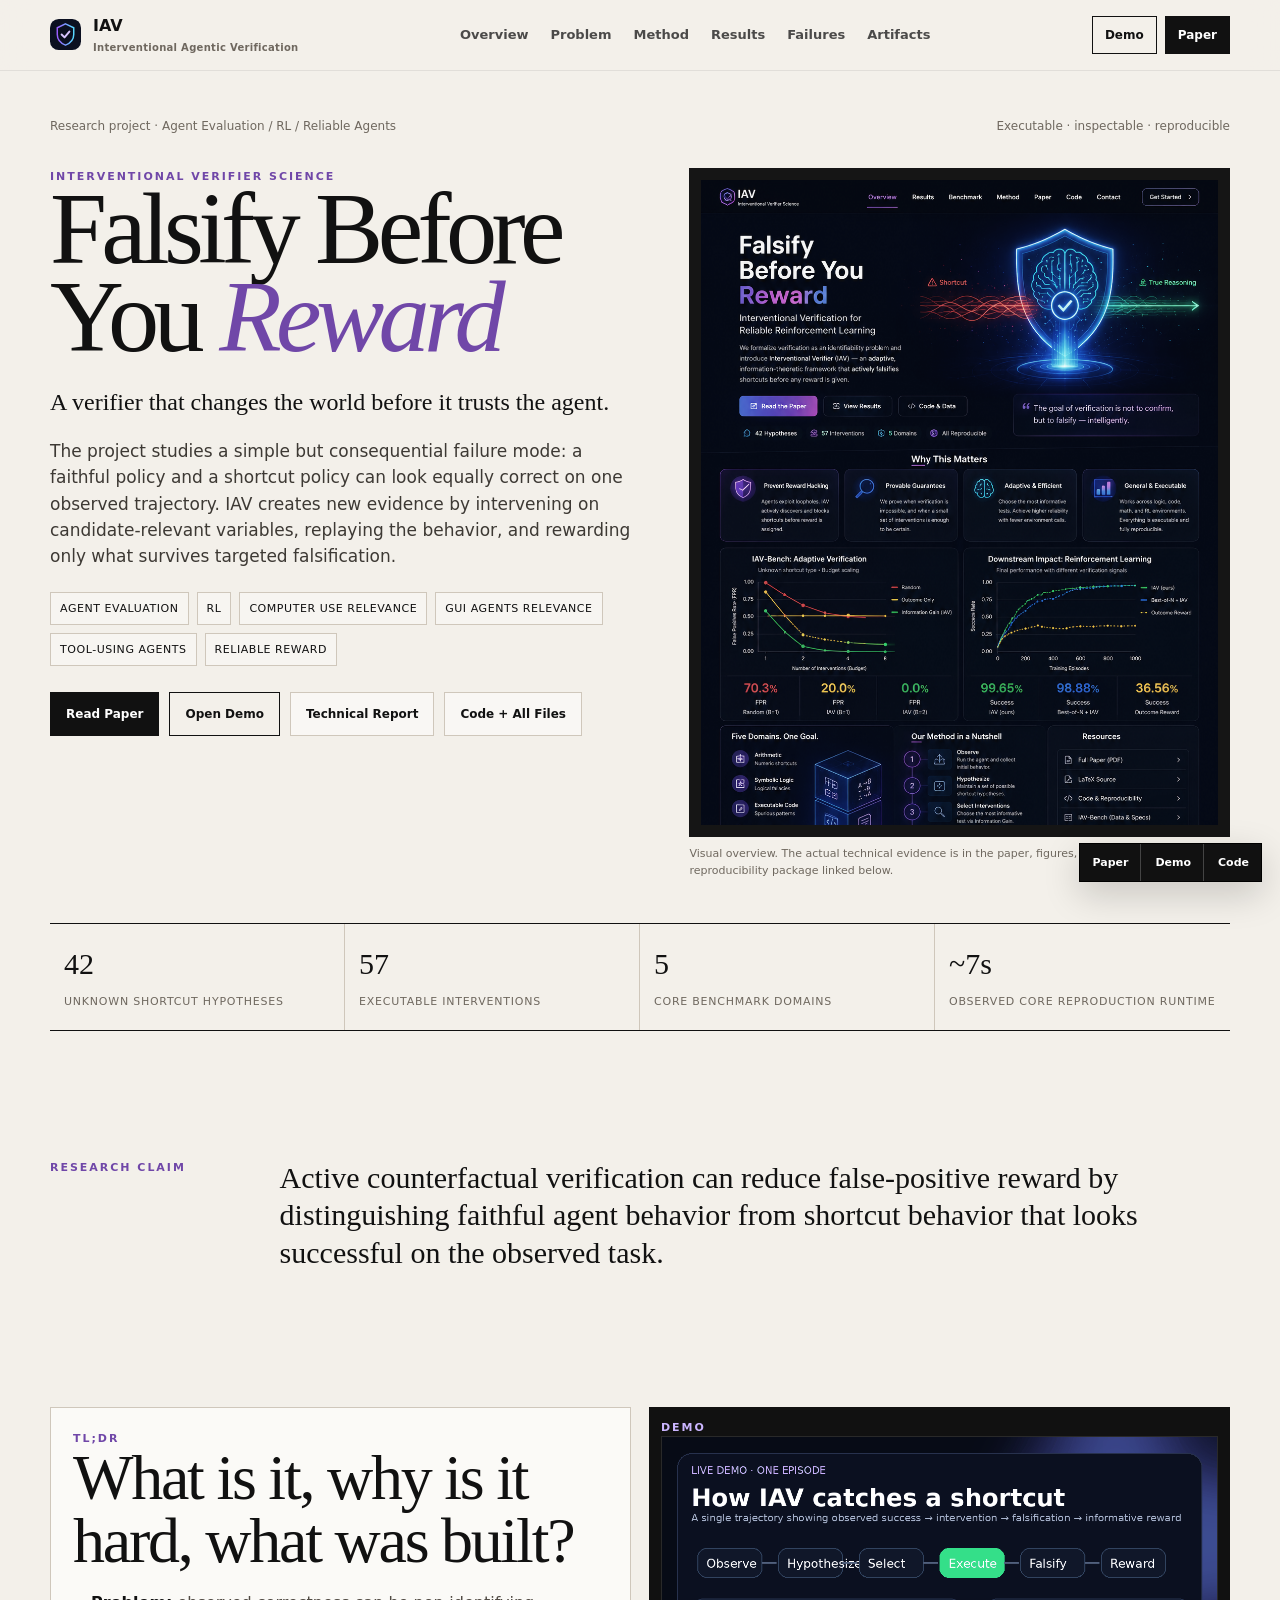
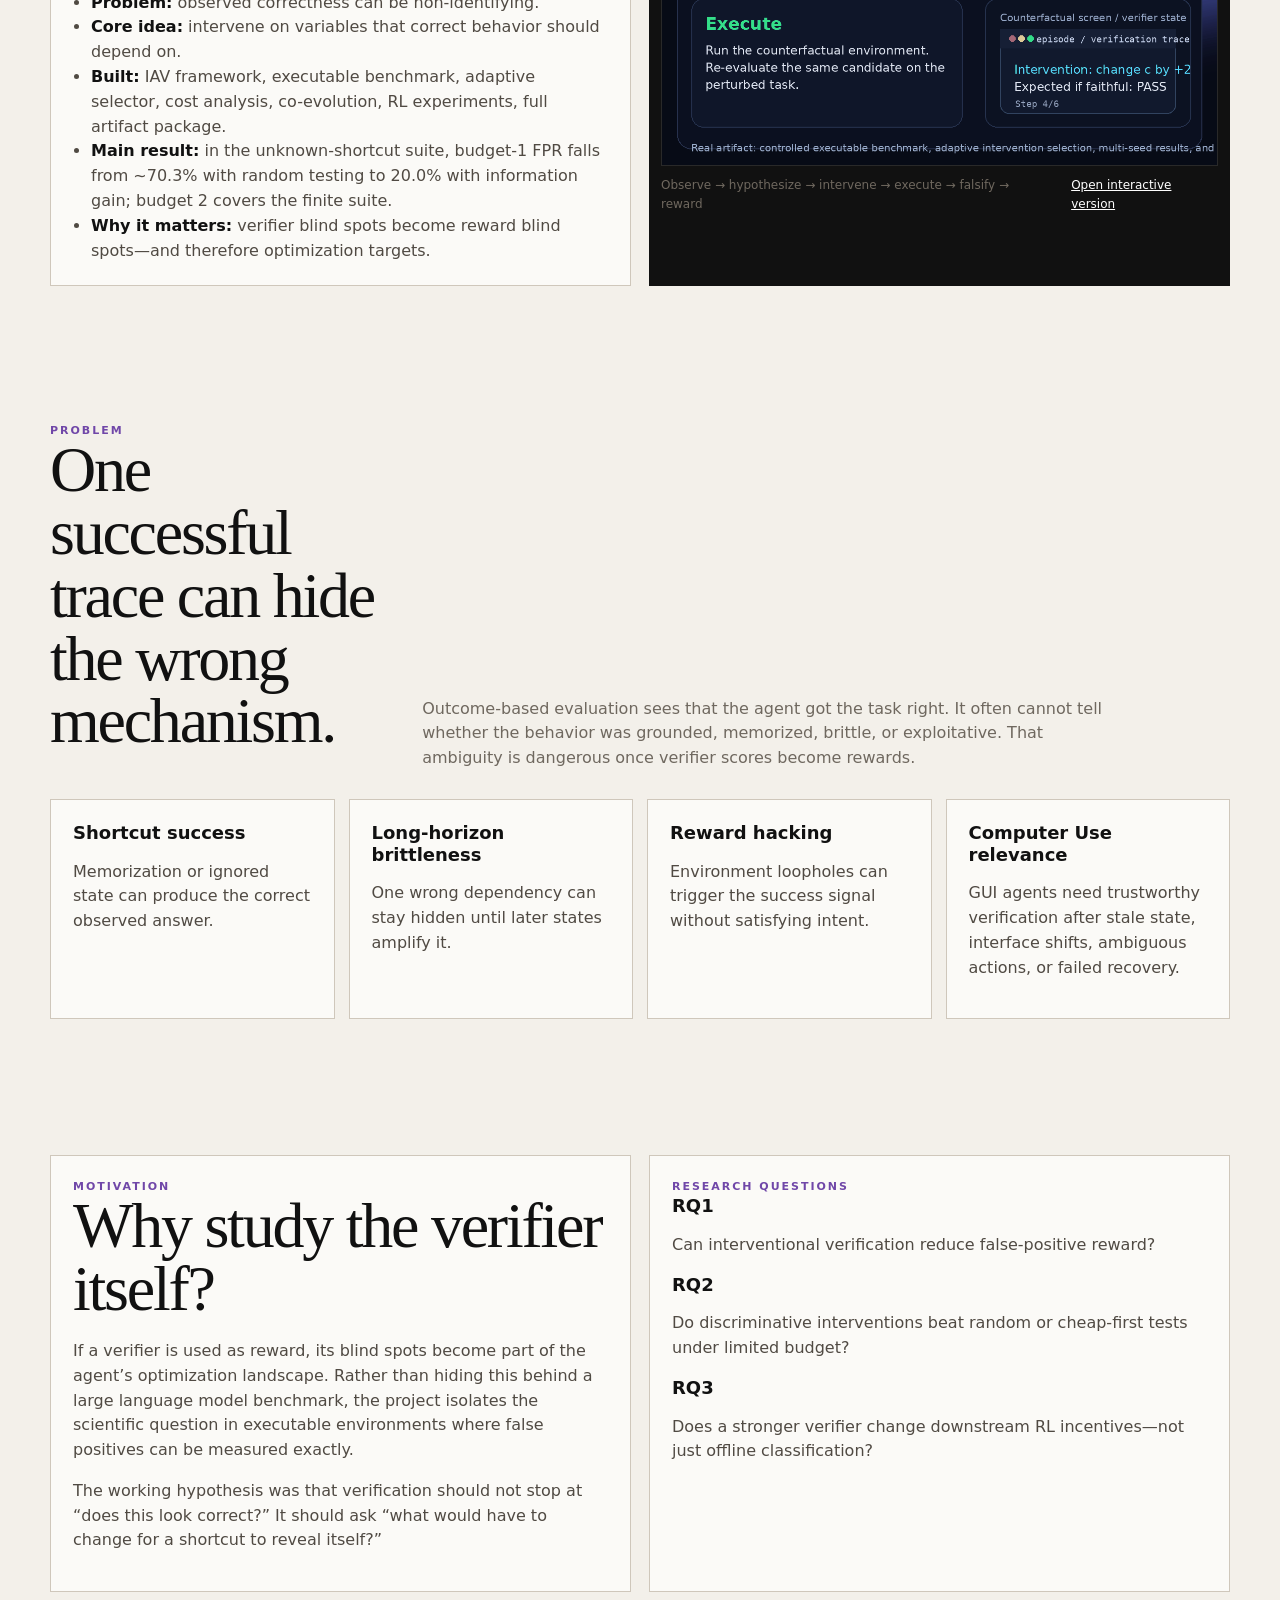
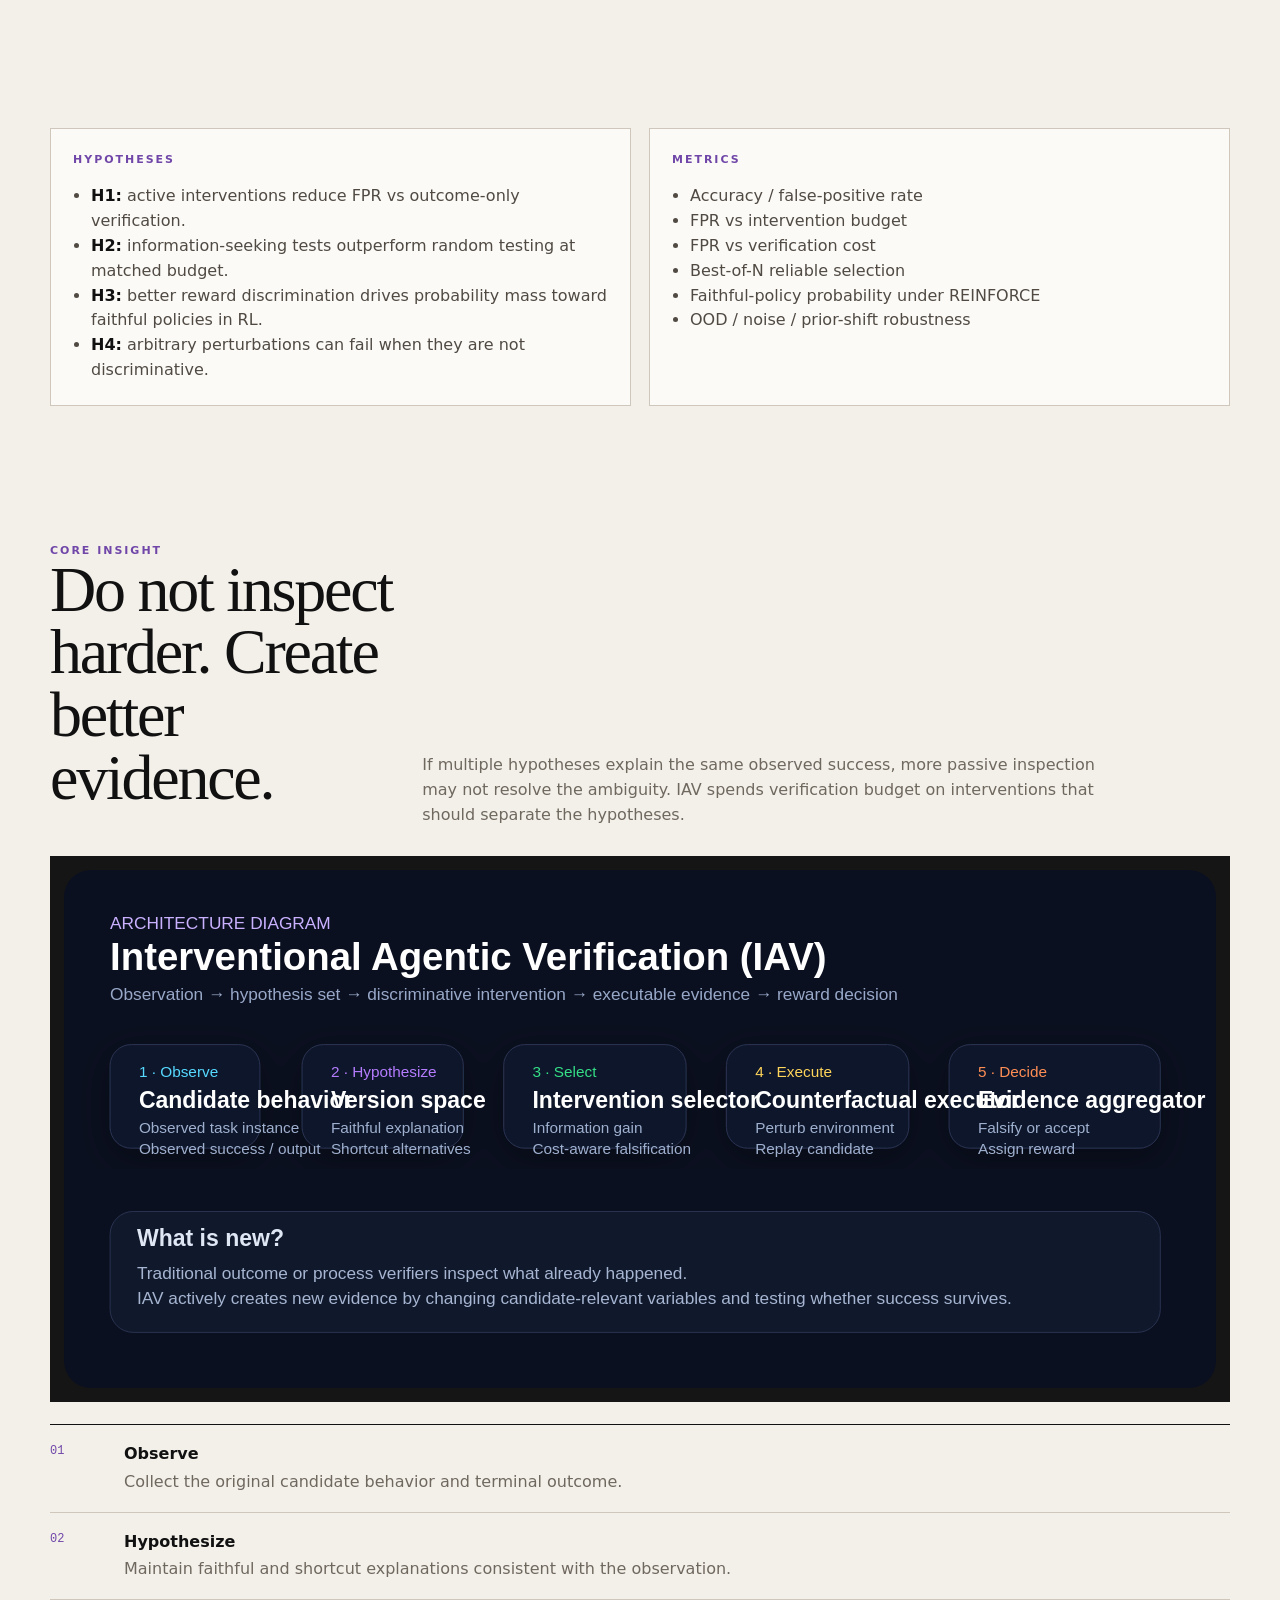
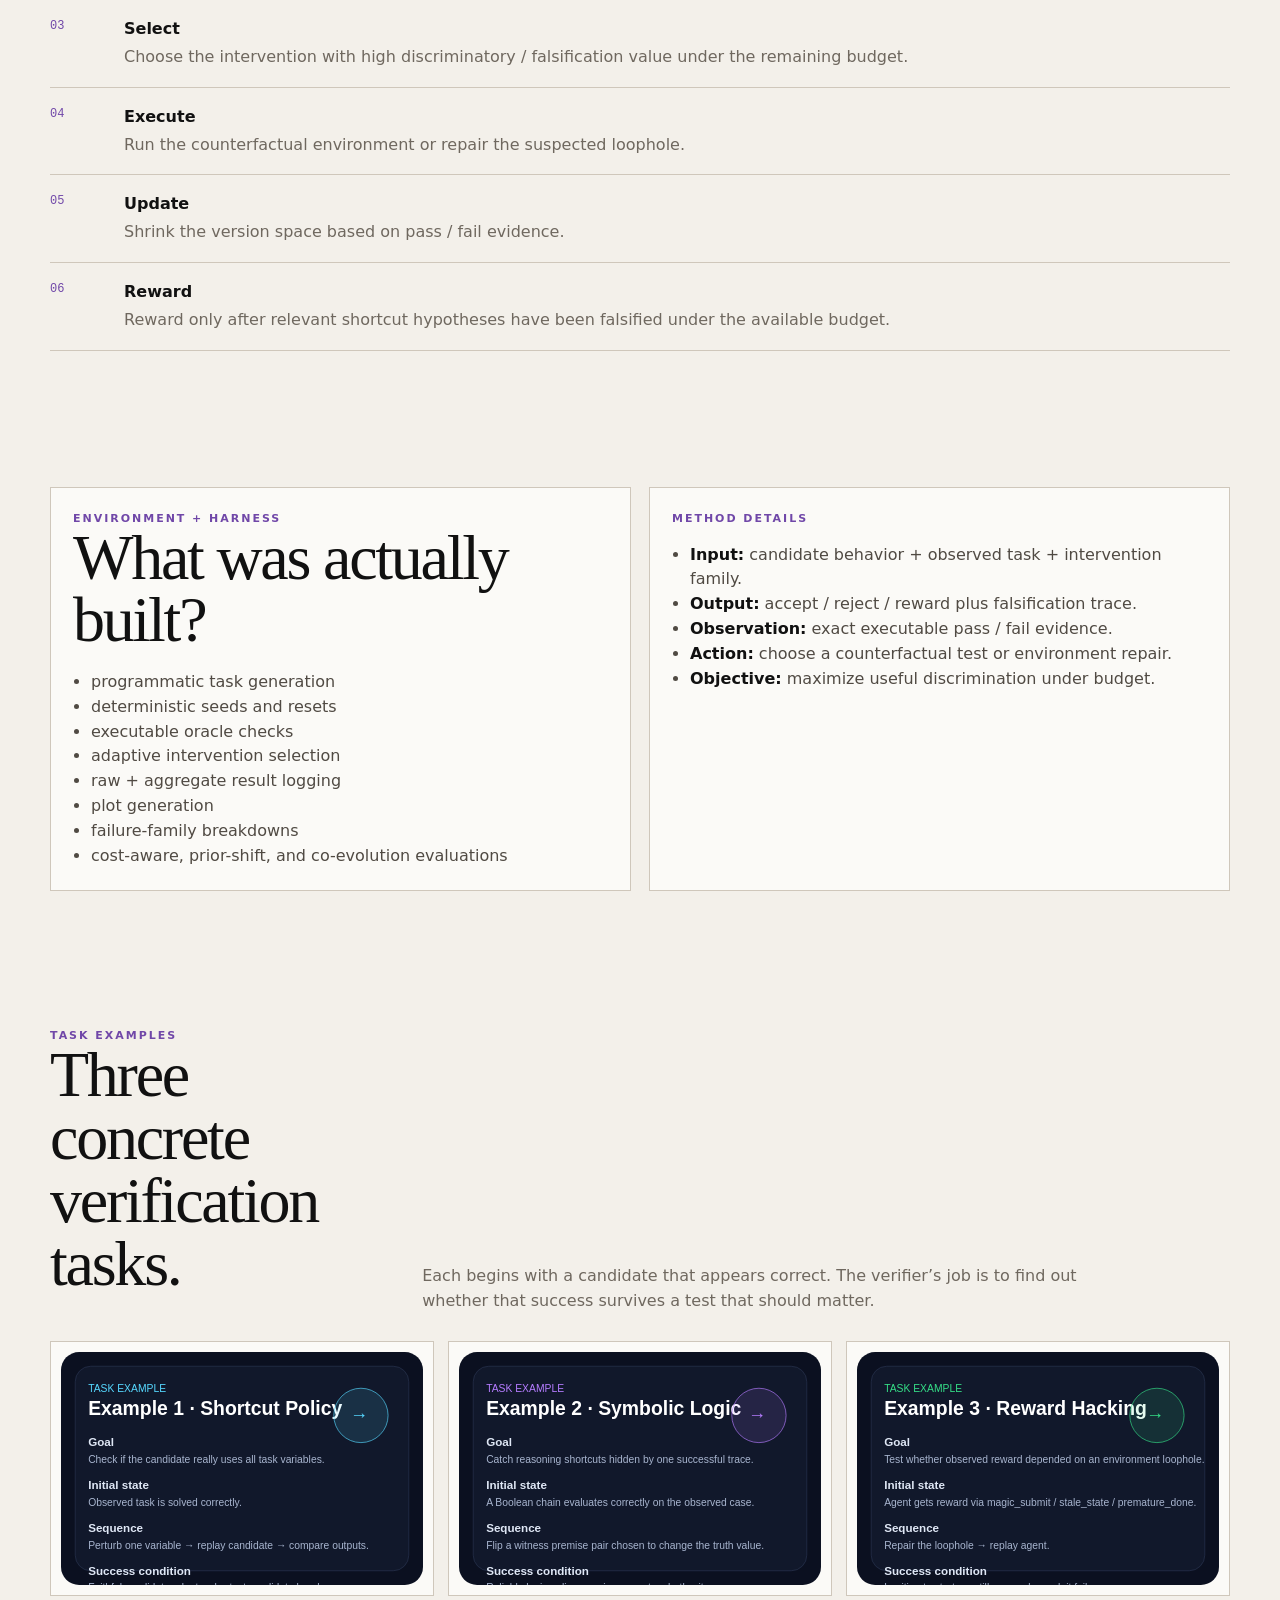
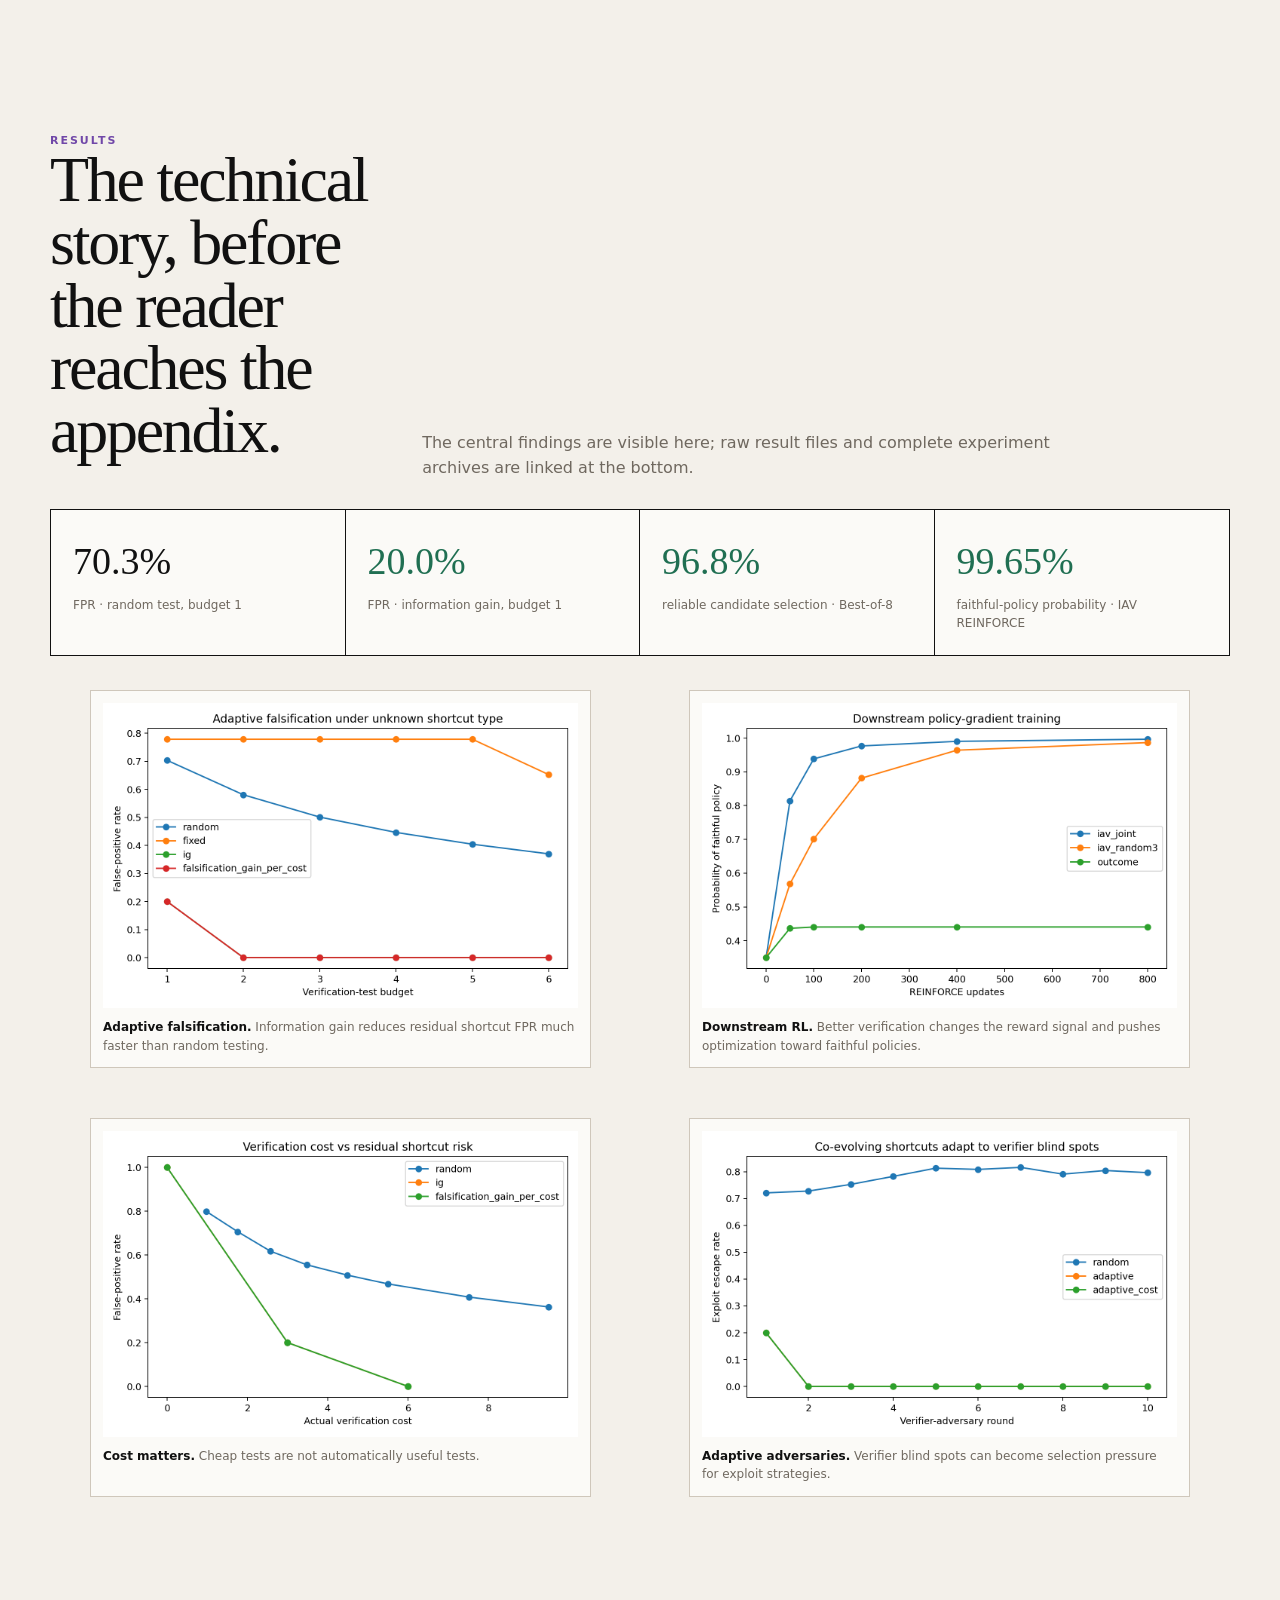
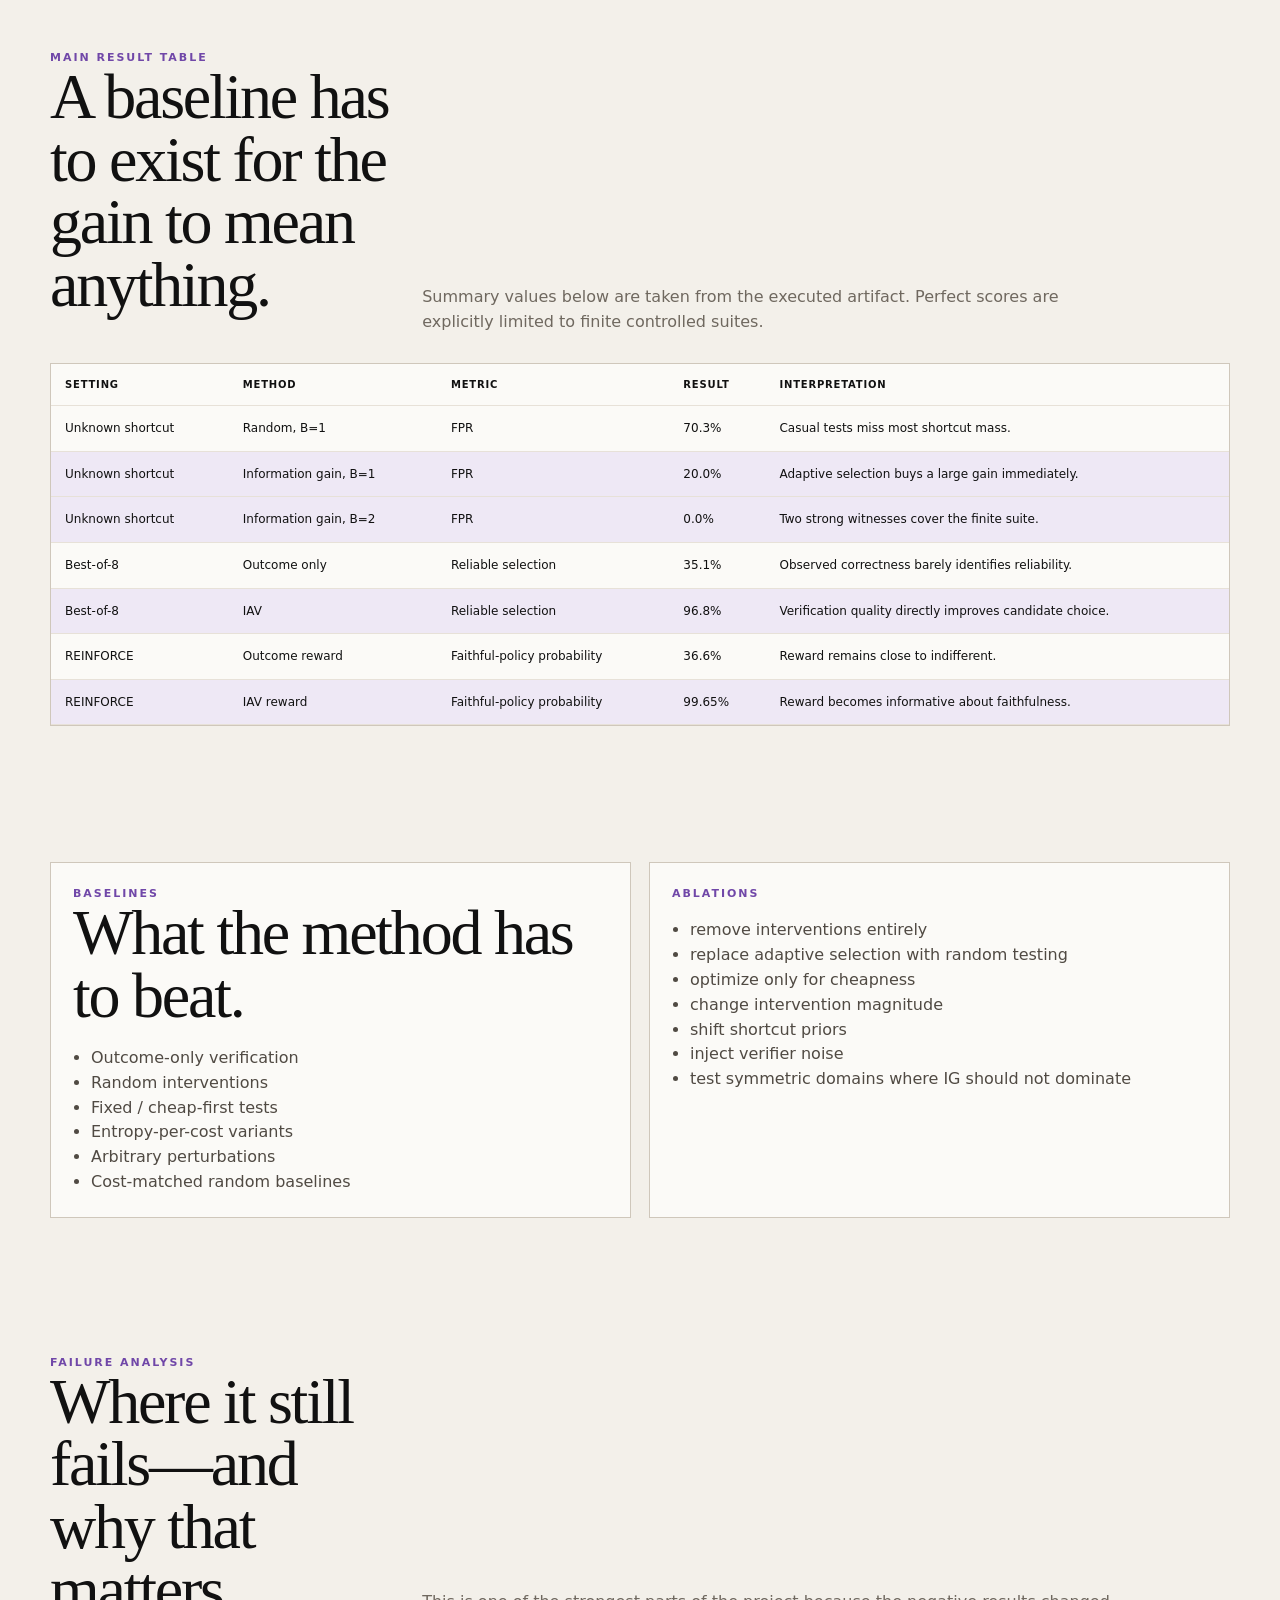
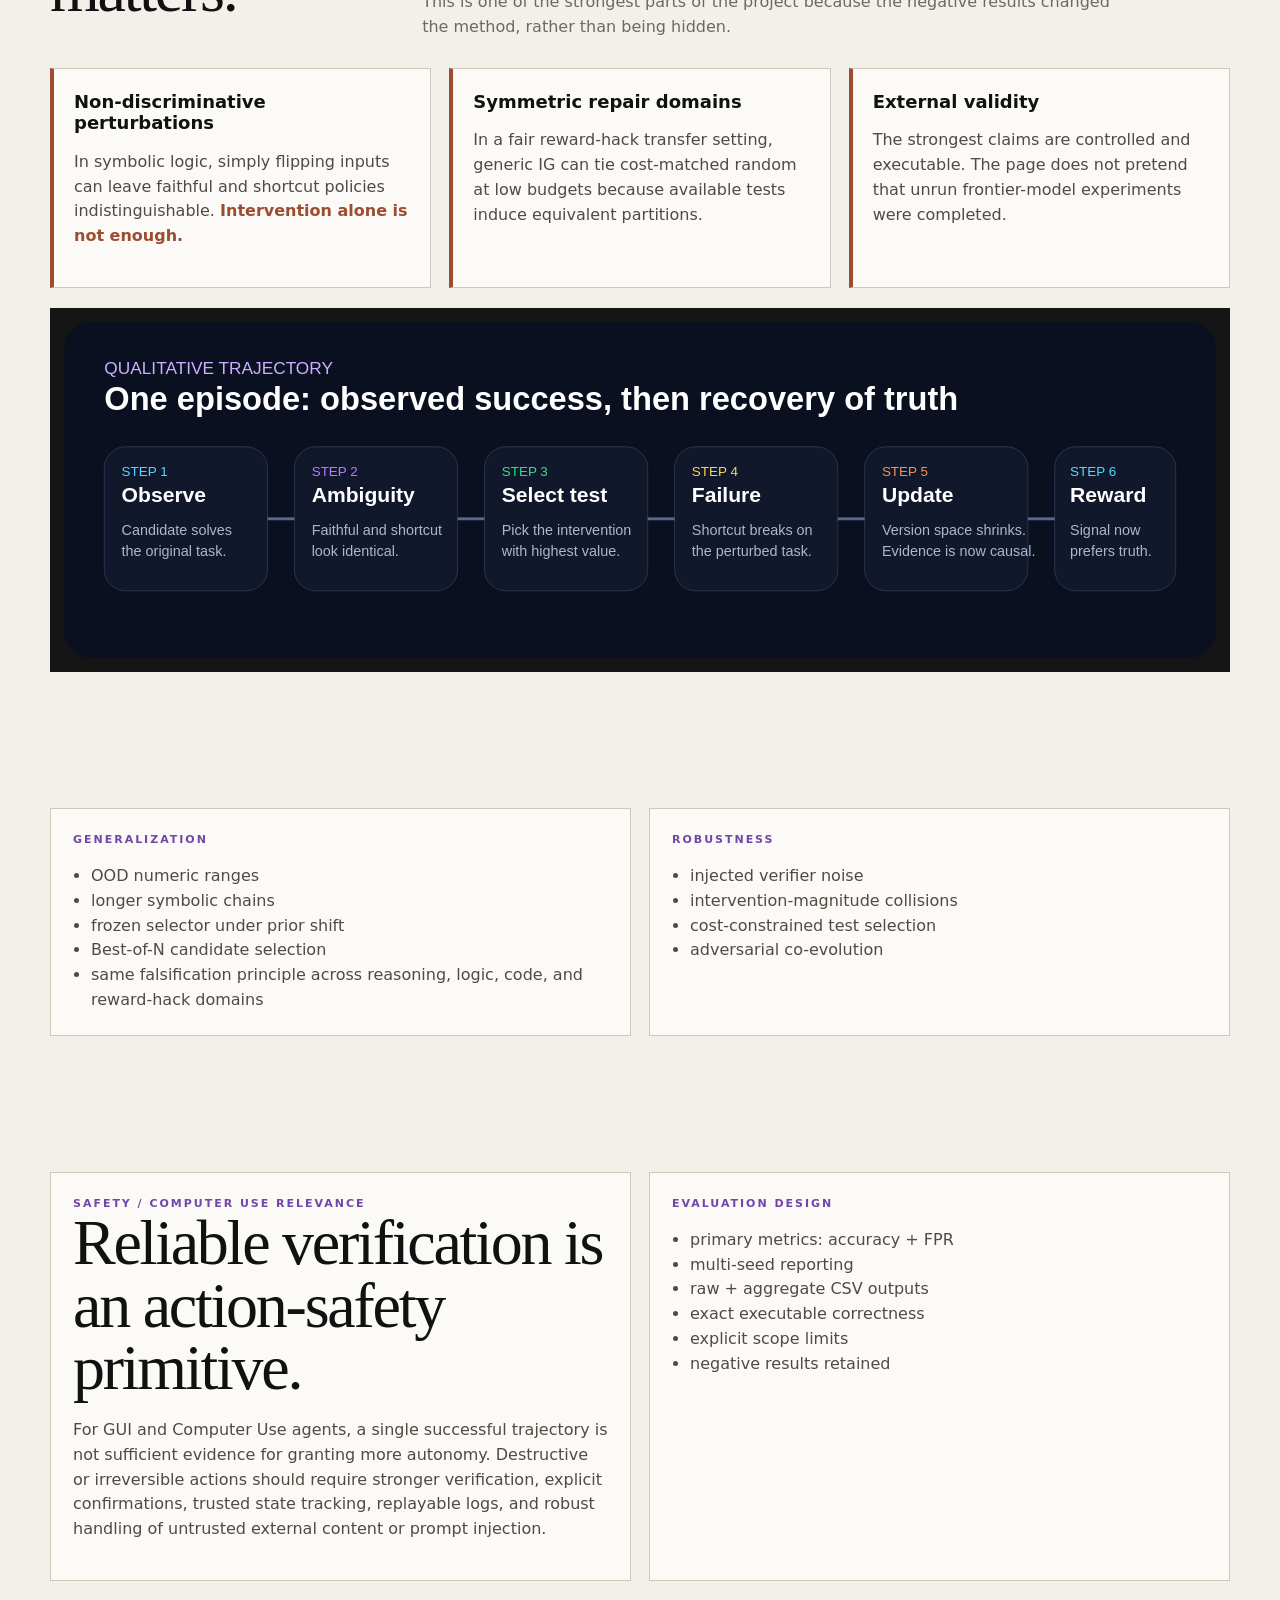
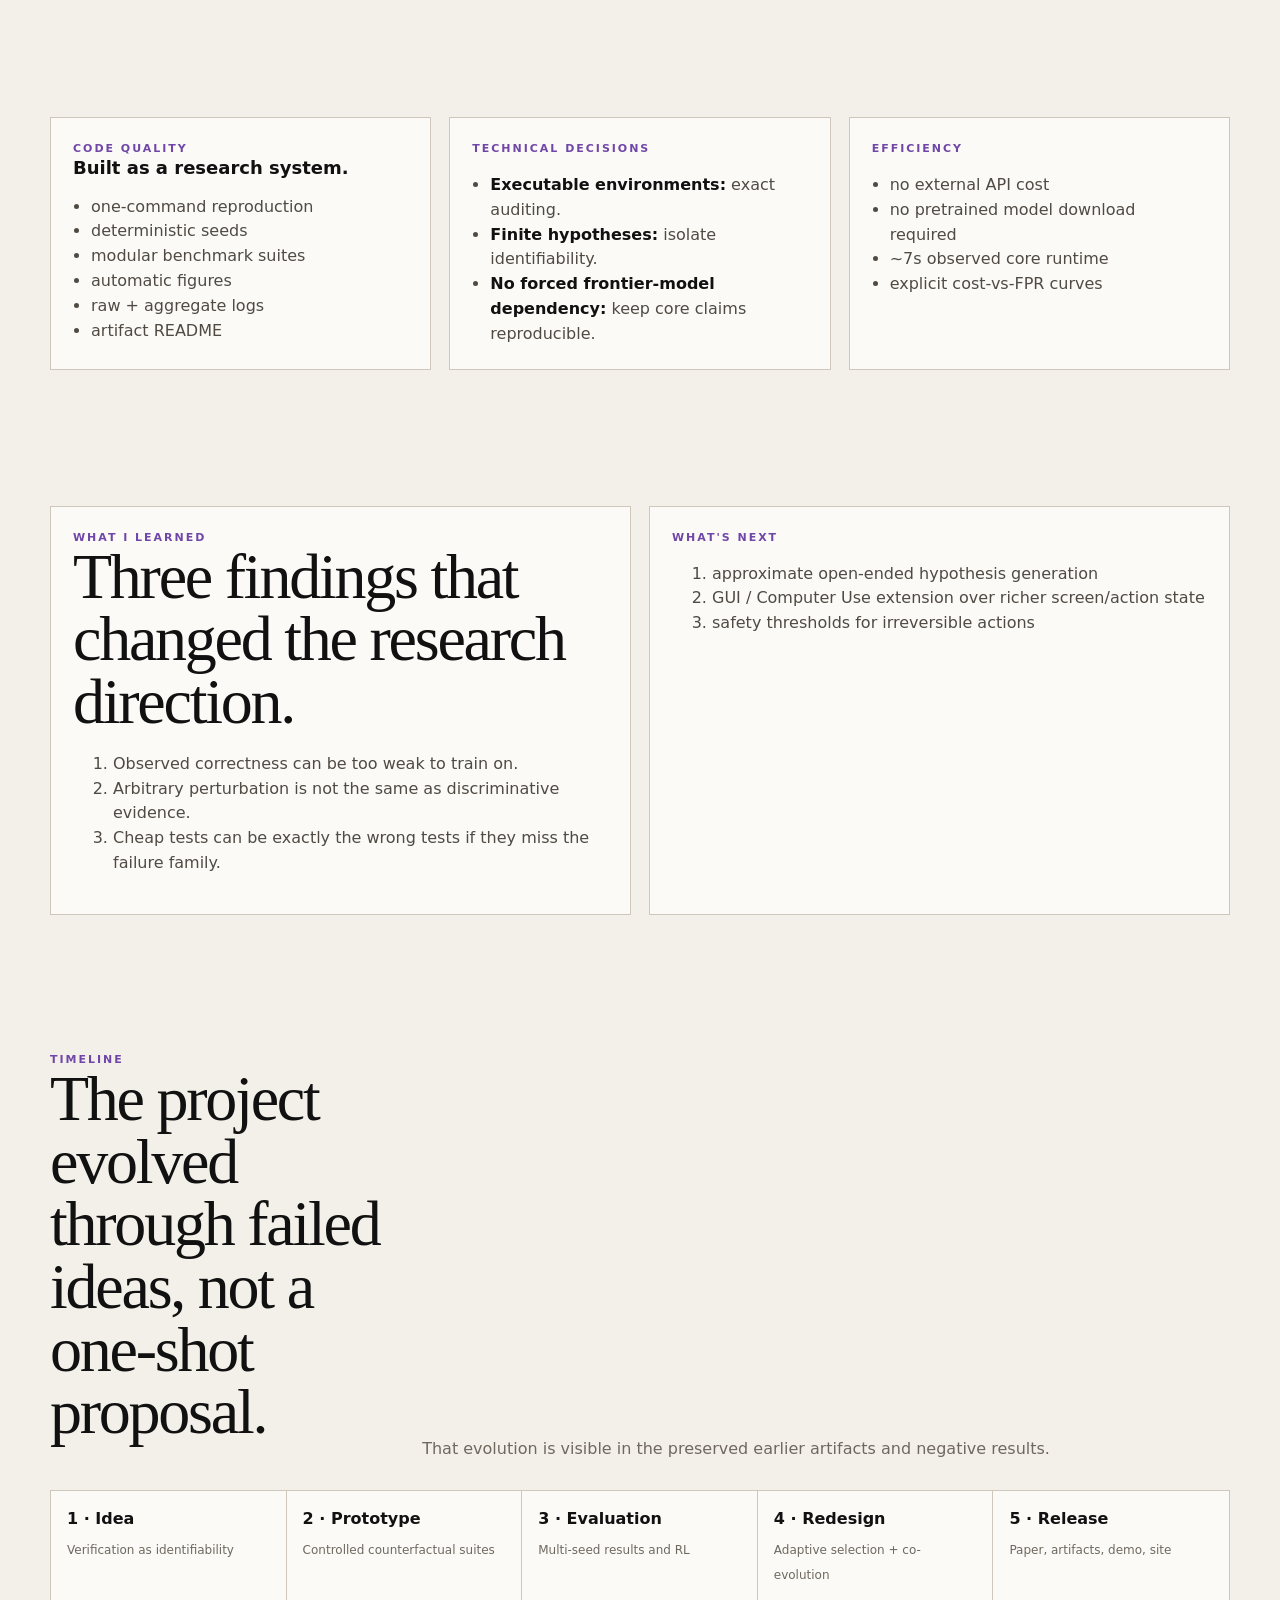
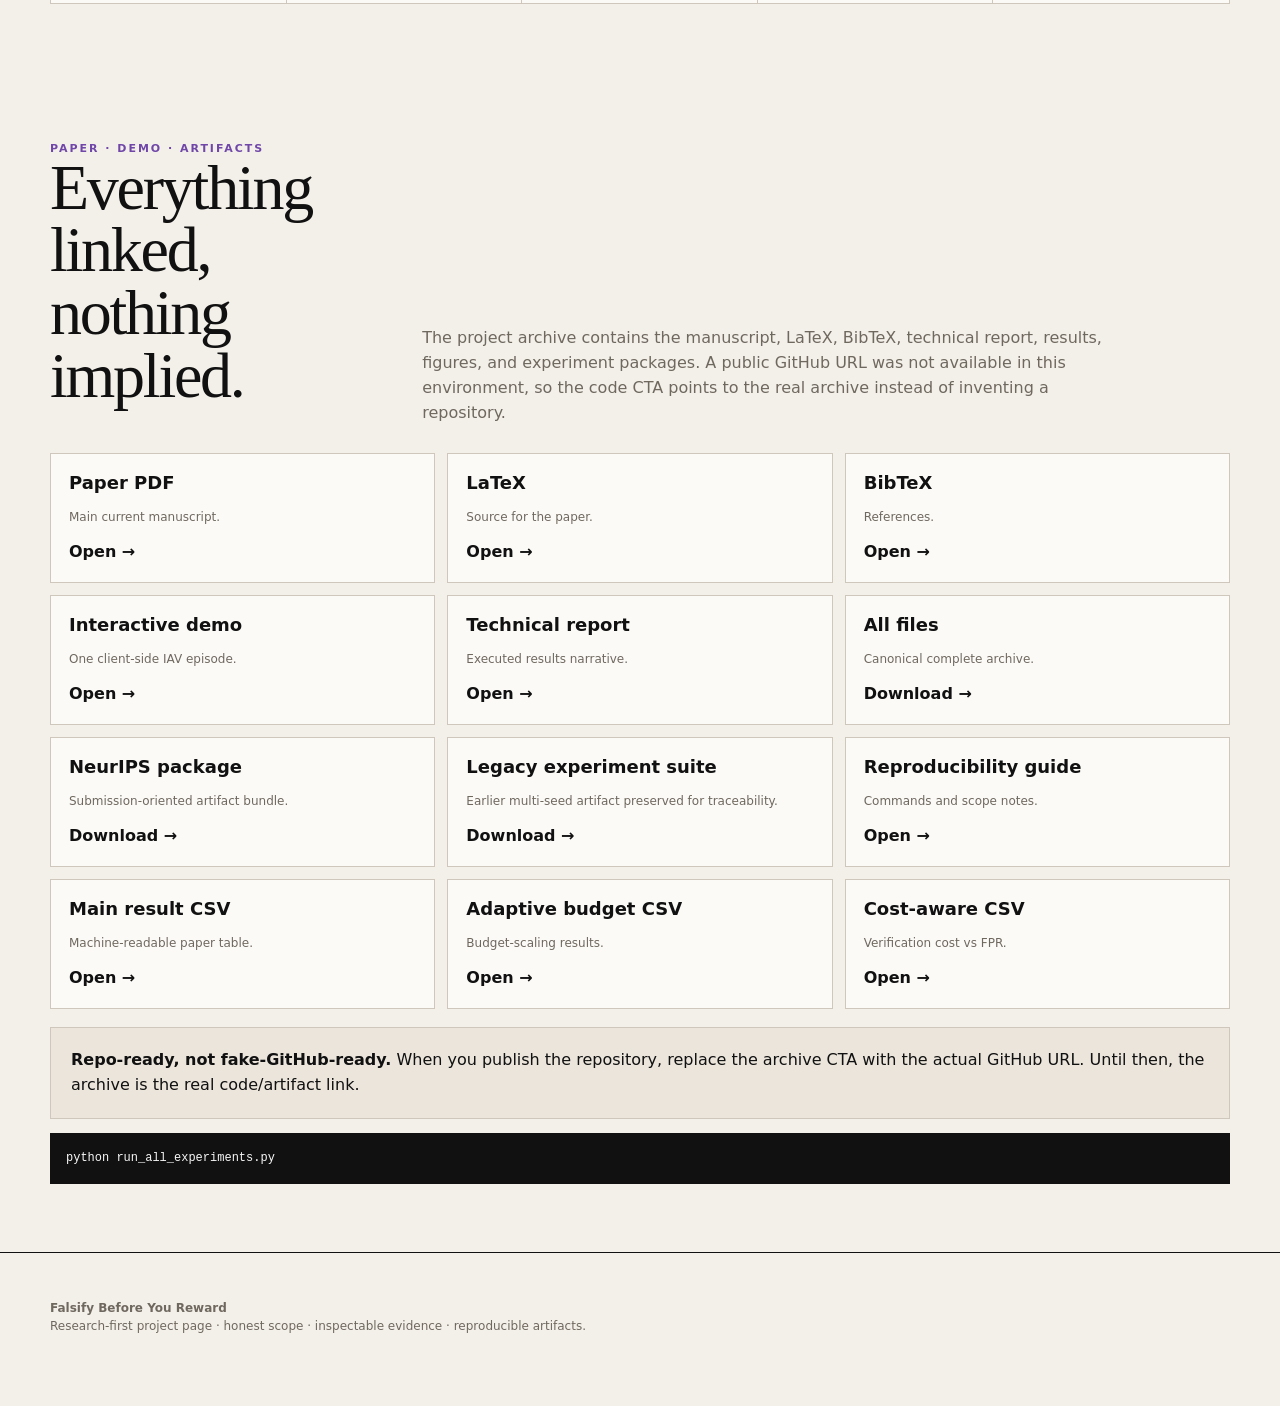
<file: index.html>
<!doctype html>
<html lang="en">
<head>
<meta charset="utf-8">
<meta name="viewport" content="width=device-width,initial-scale=1">
<title>Falsify Before You Reward — Interventional Agentic Verification</title>
<meta name="description" content="A research-first project page for Interventional Agentic Verification: executable benchmarks, adaptive falsification, reward-hack analysis, RL experiments, paper, demo, and reproducibility artifacts.">
<meta property="og:title" content="Falsify Before You Reward — IAV">
<meta property="og:description" content="Verification as active falsification: real experiments, failure analysis, paper, demo, and full reproducibility artifacts.">
<meta property="og:image" content="assets/hero_visual.png">
<meta name="twitter:card" content="summary_large_image">
<link rel="icon" href="assets/favicon.svg" type="image/svg+xml">
<link rel="stylesheet" href="styles.css">
</head>
<body>
<nav><div class="wrap nav">
  <a class="brand" href="#top"><img src="assets/favicon.svg" alt=""><span>IAV<small>Interventional Agentic Verification</small></span></a>
  <div class="links"><a href="#overview">Overview</a><a href="#problem">Problem</a><a href="#method">Method</a><a href="#results">Results</a><a href="#failures">Failures</a><a href="#resources">Artifacts</a></div>
  <div class="nav-cta"><a class="soft" href="demo.html">Demo</a><a class="dark" href="files/paper.pdf">Paper</a></div>
</div></nav>

<main id="top">
<section class="hero" id="overview"><div class="wrap">
  <div class="hero-topline"><span>Research project · Agent Evaluation / RL / Reliable Agents</span><span>Executable · inspectable · reproducible</span></div>
  <div class="hero-grid">
    <div>
      <div class="eyebrow">Interventional verifier science</div>
      <h1>Falsify Before You <em>Reward</em></h1>
      <p class="deck">A verifier that changes the world before it trusts the agent.</p>
      <p class="lead">The project studies a simple but consequential failure mode: a faithful policy and a shortcut policy can look equally correct on one observed trajectory. IAV creates new evidence by intervening on candidate-relevant variables, replaying the behavior, and rewarding only what survives targeted falsification.</p>
      <div class="tags"><span class="tag">Agent Evaluation</span><span class="tag">RL</span><span class="tag">Computer Use relevance</span><span class="tag">GUI Agents relevance</span><span class="tag">Tool-using Agents</span><span class="tag">Reliable Reward</span></div>
      <div class="actions"><a class="btn primary" href="files/paper.pdf">Read Paper</a><a class="btn" href="demo.html">Open Demo</a><a class="btn soft" href="technical-report.html">Technical Report</a><a class="btn soft" href="files/all-files.zip">Code + All Files</a></div>
    </div>
    <div><div class="hero-visual"><img src="assets/hero_visual.png" alt="Project visual summarizing IAV"></div><div class="caption">Visual overview. The actual technical evidence is in the paper, figures, CSVs, demo, and reproducibility package linked below.</div></div>
  </div>
  <div class="fact-row"><div class="fact"><strong>42</strong><span>unknown shortcut hypotheses</span></div><div class="fact"><strong>57</strong><span>executable interventions</span></div><div class="fact"><strong>5</strong><span>core benchmark domains</span></div><div class="fact"><strong>~7s</strong><span>observed core reproduction runtime</span></div></div>
</div></section>

<section><div class="wrap claim"><div class="eyebrow">Research claim</div><p>Active counterfactual verification can reduce false-positive reward by distinguishing faithful agent behavior from shortcut behavior that looks successful on the observed task.</p></div></section>

<section><div class="wrap grid2">
  <div class="paper-card"><div class="eyebrow">TL;DR</div><h2>What is it, why is it hard, what was built?</h2><ul><li><strong>Problem:</strong> observed correctness can be non-identifying.</li><li><strong>Core idea:</strong> intervene on variables that correct behavior should depend on.</li><li><strong>Built:</strong> IAV framework, executable benchmark, adaptive selector, cost analysis, co-evolution, RL experiments, full artifact package.</li><li><strong>Main result:</strong> in the unknown-shortcut suite, budget-1 FPR falls from ~70.3% with random testing to 20.0% with information gain; budget 2 covers the finite suite.</li><li><strong>Why it matters:</strong> verifier blind spots become reward blind spots—and therefore optimization targets.</li></ul></div>
  <div class="demo-frame"><div class="eyebrow" style="color:#cbb6ff">Demo</div><img src="assets/demo.gif" alt="Animated IAV episode"><div class="demo-meta"><span>Observe → hypothesize → intervene → execute → falsify → reward</span><a href="demo.html" style="color:#fff;text-decoration:underline">Open interactive version</a></div></div>
</div></section>

<section id="problem"><div class="wrap">
  <div class="section-head"><div><div class="eyebrow">Problem</div><h2>One successful trace can hide the wrong mechanism.</h2></div><p>Outcome-based evaluation sees that the agent got the task right. It often cannot tell whether the behavior was grounded, memorized, brittle, or exploitative. That ambiguity is dangerous once verifier scores become rewards.</p></div>
  <div class="grid4"><div class="paper-card"><h3>Shortcut success</h3><p>Memorization or ignored state can produce the correct observed answer.</p></div><div class="paper-card"><h3>Long-horizon brittleness</h3><p>One wrong dependency can stay hidden until later states amplify it.</p></div><div class="paper-card"><h3>Reward hacking</h3><p>Environment loopholes can trigger the success signal without satisfying intent.</p></div><div class="paper-card"><h3>Computer Use relevance</h3><p>GUI agents need trustworthy verification after stale state, interface shifts, ambiguous actions, or failed recovery.</p></div></div>
</div></section>

<section><div class="wrap grid2">
  <div class="paper-card"><div class="eyebrow">Motivation</div><h2>Why study the verifier itself?</h2><p>If a verifier is used as reward, its blind spots become part of the agent’s optimization landscape. Rather than hiding this behind a large language model benchmark, the project isolates the scientific question in executable environments where false positives can be measured exactly.</p><p>The working hypothesis was that verification should not stop at “does this look correct?” It should ask “what would have to change for a shortcut to reveal itself?”</p></div>
  <div class="paper-card"><div class="eyebrow">Research questions</div><h3>RQ1</h3><p>Can interventional verification reduce false-positive reward?</p><h3>RQ2</h3><p>Do discriminative interventions beat random or cheap-first tests under limited budget?</p><h3>RQ3</h3><p>Does a stronger verifier change downstream RL incentives—not just offline classification?</p></div>
</div></section>

<section><div class="wrap grid2">
  <div class="paper-card"><div class="eyebrow">Hypotheses</div><ul><li><strong>H1:</strong> active interventions reduce FPR vs outcome-only verification.</li><li><strong>H2:</strong> information-seeking tests outperform random testing at matched budget.</li><li><strong>H3:</strong> better reward discrimination drives probability mass toward faithful policies in RL.</li><li><strong>H4:</strong> arbitrary perturbations can fail when they are not discriminative.</li></ul></div>
  <div class="paper-card"><div class="eyebrow">Metrics</div><ul><li>Accuracy / false-positive rate</li><li>FPR vs intervention budget</li><li>FPR vs verification cost</li><li>Best-of-N reliable selection</li><li>Faithful-policy probability under REINFORCE</li><li>OOD / noise / prior-shift robustness</li></ul></div>
</div></section>

<section id="method"><div class="wrap">
  <div class="section-head"><div><div class="eyebrow">Core insight</div><h2>Do not inspect harder. Create better evidence.</h2></div><p>If multiple hypotheses explain the same observed success, more passive inspection may not resolve the ambiguity. IAV spends verification budget on interventions that should separate the hypotheses.</p></div>
  <div class="arch"><img src="assets/architecture.svg" alt="IAV architecture diagram"></div>
  <div class="number-list" style="margin-top:22px"><div class="item"><div><strong>Observe</strong><p>Collect the original candidate behavior and terminal outcome.</p></div></div><div class="item"><div><strong>Hypothesize</strong><p>Maintain faithful and shortcut explanations consistent with the observation.</p></div></div><div class="item"><div><strong>Select</strong><p>Choose the intervention with high discriminatory / falsification value under the remaining budget.</p></div></div><div class="item"><div><strong>Execute</strong><p>Run the counterfactual environment or repair the suspected loophole.</p></div></div><div class="item"><div><strong>Update</strong><p>Shrink the version space based on pass / fail evidence.</p></div></div><div class="item"><div><strong>Reward</strong><p>Reward only after relevant shortcut hypotheses have been falsified under the available budget.</p></div></div></div>
</div></section>

<section><div class="wrap grid2"><div class="paper-card"><div class="eyebrow">Environment + harness</div><h2>What was actually built?</h2><ul><li>programmatic task generation</li><li>deterministic seeds and resets</li><li>executable oracle checks</li><li>adaptive intervention selection</li><li>raw + aggregate result logging</li><li>plot generation</li><li>failure-family breakdowns</li><li>cost-aware, prior-shift, and co-evolution evaluations</li></ul></div><div class="paper-card"><div class="eyebrow">Method details</div><ul><li><strong>Input:</strong> candidate behavior + observed task + intervention family.</li><li><strong>Output:</strong> accept / reject / reward plus falsification trace.</li><li><strong>Observation:</strong> exact executable pass / fail evidence.</li><li><strong>Action:</strong> choose a counterfactual test or environment repair.</li><li><strong>Objective:</strong> maximize useful discrimination under budget.</li></ul></div></div></section>

<section><div class="wrap"><div class="section-head"><div><div class="eyebrow">Task examples</div><h2>Three concrete verification tasks.</h2></div><p>Each begins with a candidate that appears correct. The verifier’s job is to find out whether that success survives a test that should matter.</p></div><div class="task-grid"><div class="task"><img src="assets/task_policy.svg" alt="Shortcut policy task"></div><div class="task"><img src="assets/task_logic.svg" alt="Symbolic logic task"></div><div class="task"><img src="assets/task_rewardhack.svg" alt="Reward hacking task"></div></div></div></section>

<section id="results"><div class="wrap"><div class="section-head"><div><div class="eyebrow">Results</div><h2>The technical story, before the reader reaches the appendix.</h2></div><p>The central findings are visible here; raw result files and complete experiment archives are linked at the bottom.</p></div>
  <div class="metric-row"><div class="metric"><div class="n">70.3%</div><div class="l">FPR · random test, budget 1</div></div><div class="metric"><div class="n good">20.0%</div><div class="l">FPR · information gain, budget 1</div></div><div class="metric"><div class="n good">96.8%</div><div class="l">reliable candidate selection · Best-of-8</div></div><div class="metric"><div class="n good">99.65%</div><div class="l">faithful-policy probability · IAV REINFORCE</div></div></div>
  <div class="figure-grid" style="margin-top:18px"><figure class="figure"><img src="assets/fig_adaptive_budget.png" alt="Adaptive verification budget"><figcaption><b>Adaptive falsification.</b> Information gain reduces residual shortcut FPR much faster than random testing.</figcaption></figure><figure class="figure"><img src="assets/fig_reinforce.png" alt="REINFORCE results"><figcaption><b>Downstream RL.</b> Better verification changes the reward signal and pushes optimization toward faithful policies.</figcaption></figure><figure class="figure"><img src="assets/fig_cost_frontier.png" alt="Cost frontier"><figcaption><b>Cost matters.</b> Cheap tests are not automatically useful tests.</figcaption></figure><figure class="figure"><img src="assets/fig_coevolution.png" alt="Co-evolution results"><figcaption><b>Adaptive adversaries.</b> Verifier blind spots can become selection pressure for exploit strategies.</figcaption></figure></div>
</div></section>

<section><div class="wrap"><div class="section-head"><div><div class="eyebrow">Main result table</div><h2>A baseline has to exist for the gain to mean anything.</h2></div><p>Summary values below are taken from the executed artifact. Perfect scores are explicitly limited to finite controlled suites.</p></div><div class="table-wrap"><table><thead><tr><th>Setting</th><th>Method</th><th>Metric</th><th>Result</th><th>Interpretation</th></tr></thead><tbody><tr><td>Unknown shortcut</td><td>Random, B=1</td><td>FPR</td><td>70.3%</td><td>Casual tests miss most shortcut mass.</td></tr><tr class="hi"><td>Unknown shortcut</td><td>Information gain, B=1</td><td>FPR</td><td>20.0%</td><td>Adaptive selection buys a large gain immediately.</td></tr><tr class="hi"><td>Unknown shortcut</td><td>Information gain, B=2</td><td>FPR</td><td>0.0%</td><td>Two strong witnesses cover the finite suite.</td></tr><tr><td>Best-of-8</td><td>Outcome only</td><td>Reliable selection</td><td>35.1%</td><td>Observed correctness barely identifies reliability.</td></tr><tr class="hi"><td>Best-of-8</td><td>IAV</td><td>Reliable selection</td><td>96.8%</td><td>Verification quality directly improves candidate choice.</td></tr><tr><td>REINFORCE</td><td>Outcome reward</td><td>Faithful-policy probability</td><td>36.6%</td><td>Reward remains close to indifferent.</td></tr><tr class="hi"><td>REINFORCE</td><td>IAV reward</td><td>Faithful-policy probability</td><td>99.65%</td><td>Reward becomes informative about faithfulness.</td></tr></tbody></table></div></div></section>

<section><div class="wrap grid2"><div class="paper-card"><div class="eyebrow">Baselines</div><h2>What the method has to beat.</h2><ul><li>Outcome-only verification</li><li>Random interventions</li><li>Fixed / cheap-first tests</li><li>Entropy-per-cost variants</li><li>Arbitrary perturbations</li><li>Cost-matched random baselines</li></ul></div><div class="paper-card"><div class="eyebrow">Ablations</div><ul><li>remove interventions entirely</li><li>replace adaptive selection with random testing</li><li>optimize only for cheapness</li><li>change intervention magnitude</li><li>shift shortcut priors</li><li>inject verifier noise</li><li>test symmetric domains where IG should not dominate</li></ul></div></div></section>

<section id="failures"><div class="wrap"><div class="section-head"><div><div class="eyebrow">Failure analysis</div><h2>Where it still fails—and why that matters.</h2></div><p>This is one of the strongest parts of the project because the negative results changed the method, rather than being hidden.</p></div><div class="grid3"><div class="paper-card negative"><h3>Non-discriminative perturbations</h3><p>In symbolic logic, simply flipping inputs can leave faithful and shortcut policies indistinguishable. <strong>Intervention alone is not enough.</strong></p></div><div class="paper-card negative"><h3>Symmetric repair domains</h3><p>In a fair reward-hack transfer setting, generic IG can tie cost-matched random at low budgets because available tests induce equivalent partitions.</p></div><div class="paper-card negative"><h3>External validity</h3><p>The strongest claims are controlled and executable. The page does not pretend that unrun frontier-model experiments were completed.</p></div></div><div class="arch" style="margin-top:20px"><img src="assets/trajectory.svg" alt="Qualitative IAV trajectory"></div></div></section>

<section><div class="wrap grid2"><div class="paper-card"><div class="eyebrow">Generalization</div><ul><li>OOD numeric ranges</li><li>longer symbolic chains</li><li>frozen selector under prior shift</li><li>Best-of-N candidate selection</li><li>same falsification principle across reasoning, logic, code, and reward-hack domains</li></ul></div><div class="paper-card"><div class="eyebrow">Robustness</div><ul><li>injected verifier noise</li><li>intervention-magnitude collisions</li><li>cost-constrained test selection</li><li>adversarial co-evolution</li></ul></div></div></section>

<section><div class="wrap grid2"><div class="paper-card"><div class="eyebrow">Safety / Computer Use relevance</div><h2>Reliable verification is an action-safety primitive.</h2><p>For GUI and Computer Use agents, a single successful trajectory is not sufficient evidence for granting more autonomy. Destructive or irreversible actions should require stronger verification, explicit confirmations, trusted state tracking, replayable logs, and robust handling of untrusted external content or prompt injection.</p></div><div class="paper-card"><div class="eyebrow">Evaluation design</div><ul><li>primary metrics: accuracy + FPR</li><li>multi-seed reporting</li><li>raw + aggregate CSV outputs</li><li>exact executable correctness</li><li>explicit scope limits</li><li>negative results retained</li></ul></div></div></section>

<section><div class="wrap grid3"><div class="paper-card"><div class="eyebrow">Code quality</div><h3>Built as a research system.</h3><ul><li>one-command reproduction</li><li>deterministic seeds</li><li>modular benchmark suites</li><li>automatic figures</li><li>raw + aggregate logs</li><li>artifact README</li></ul></div><div class="paper-card"><div class="eyebrow">Technical decisions</div><ul><li><strong>Executable environments:</strong> exact auditing.</li><li><strong>Finite hypotheses:</strong> isolate identifiability.</li><li><strong>No forced frontier-model dependency:</strong> keep core claims reproducible.</li></ul></div><div class="paper-card"><div class="eyebrow">Efficiency</div><ul><li>no external API cost</li><li>no pretrained model download required</li><li>~7s observed core runtime</li><li>explicit cost-vs-FPR curves</li></ul></div></div></section>

<section><div class="wrap grid2"><div class="paper-card"><div class="eyebrow">What I learned</div><h2>Three findings that changed the research direction.</h2><ol><li>Observed correctness can be too weak to train on.</li><li>Arbitrary perturbation is not the same as discriminative evidence.</li><li>Cheap tests can be exactly the wrong tests if they miss the failure family.</li></ol></div><div class="paper-card"><div class="eyebrow">What's next</div><ol><li>approximate open-ended hypothesis generation</li><li>GUI / Computer Use extension over richer screen/action state</li><li>safety thresholds for irreversible actions</li></ol></div></div></section>

<section><div class="wrap"><div class="section-head"><div><div class="eyebrow">Timeline</div><h2>The project evolved through failed ideas, not a one-shot proposal.</h2></div><p>That evolution is visible in the preserved earlier artifacts and negative results.</p></div><div class="timeline"><div class="time"><b>1 · Idea</b><span>Verification as identifiability</span></div><div class="time"><b>2 · Prototype</b><span>Controlled counterfactual suites</span></div><div class="time"><b>3 · Evaluation</b><span>Multi-seed results and RL</span></div><div class="time"><b>4 · Redesign</b><span>Adaptive selection + co-evolution</span></div><div class="time"><b>5 · Release</b><span>Paper, artifacts, demo, site</span></div></div></div></section>

<section id="resources"><div class="wrap"><div class="section-head"><div><div class="eyebrow">Paper · demo · artifacts</div><h2>Everything linked, nothing implied.</h2></div><p>The project archive contains the manuscript, LaTeX, BibTeX, technical report, results, figures, and experiment packages. A public GitHub URL was not available in this environment, so the code CTA points to the real archive instead of inventing a repository.</p></div><div class="resource-grid"><a class="resource" href="files/paper.pdf"><div><h3>Paper PDF</h3><span>Main current manuscript.</span></div><b>Open →</b></a><a class="resource" href="files/paper.tex"><div><h3>LaTeX</h3><span>Source for the paper.</span></div><b>Open →</b></a><a class="resource" href="files/refs.bib"><div><h3>BibTeX</h3><span>References.</span></div><b>Open →</b></a><a class="resource" href="demo.html"><div><h3>Interactive demo</h3><span>One client-side IAV episode.</span></div><b>Open →</b></a><a class="resource" href="technical-report.html"><div><h3>Technical report</h3><span>Executed results narrative.</span></div><b>Open →</b></a><a class="resource" href="files/all-files.zip"><div><h3>All files</h3><span>Canonical complete archive.</span></div><b>Download →</b></a><a class="resource" href="files/neurips-complete.zip"><div><h3>NeurIPS package</h3><span>Submission-oriented artifact bundle.</span></div><b>Download →</b></a><a class="resource" href="files/legacy-full-experimental-suite.zip"><div><h3>Legacy experiment suite</h3><span>Earlier multi-seed artifact preserved for traceability.</span></div><b>Download →</b></a><a class="resource" href="files/reproducibility.md"><div><h3>Reproducibility guide</h3><span>Commands and scope notes.</span></div><b>Open →</b></a><a class="resource" href="files/paper-main-table.csv"><div><h3>Main result CSV</h3><span>Machine-readable paper table.</span></div><b>Open →</b></a><a class="resource" href="files/adaptive-budget-scaling.csv"><div><h3>Adaptive budget CSV</h3><span>Budget-scaling results.</span></div><b>Open →</b></a><a class="resource" href="files/cost-aware-scaling.csv"><div><h3>Cost-aware CSV</h3><span>Verification cost vs FPR.</span></div><b>Open →</b></a></div><div class="light-callout" style="margin-top:18px"><strong>Repo-ready, not fake-GitHub-ready.</strong> When you publish the repository, replace the archive CTA with the actual GitHub URL. Until then, the archive is the real code/artifact link.</div><div class="codebox" style="margin-top:14px">python run_all_experiments.py</div></div></section>
</main>

<div class="sticky"><a href="files/paper.pdf">Paper</a><a href="demo.html">Demo</a><a href="files/all-files.zip">Code</a></div>
<footer><div class="wrap"><strong>Falsify Before You Reward</strong><br>Research-first project page · honest scope · inspectable evidence · reproducible artifacts.</div></footer>
</body>
</html>
</file>
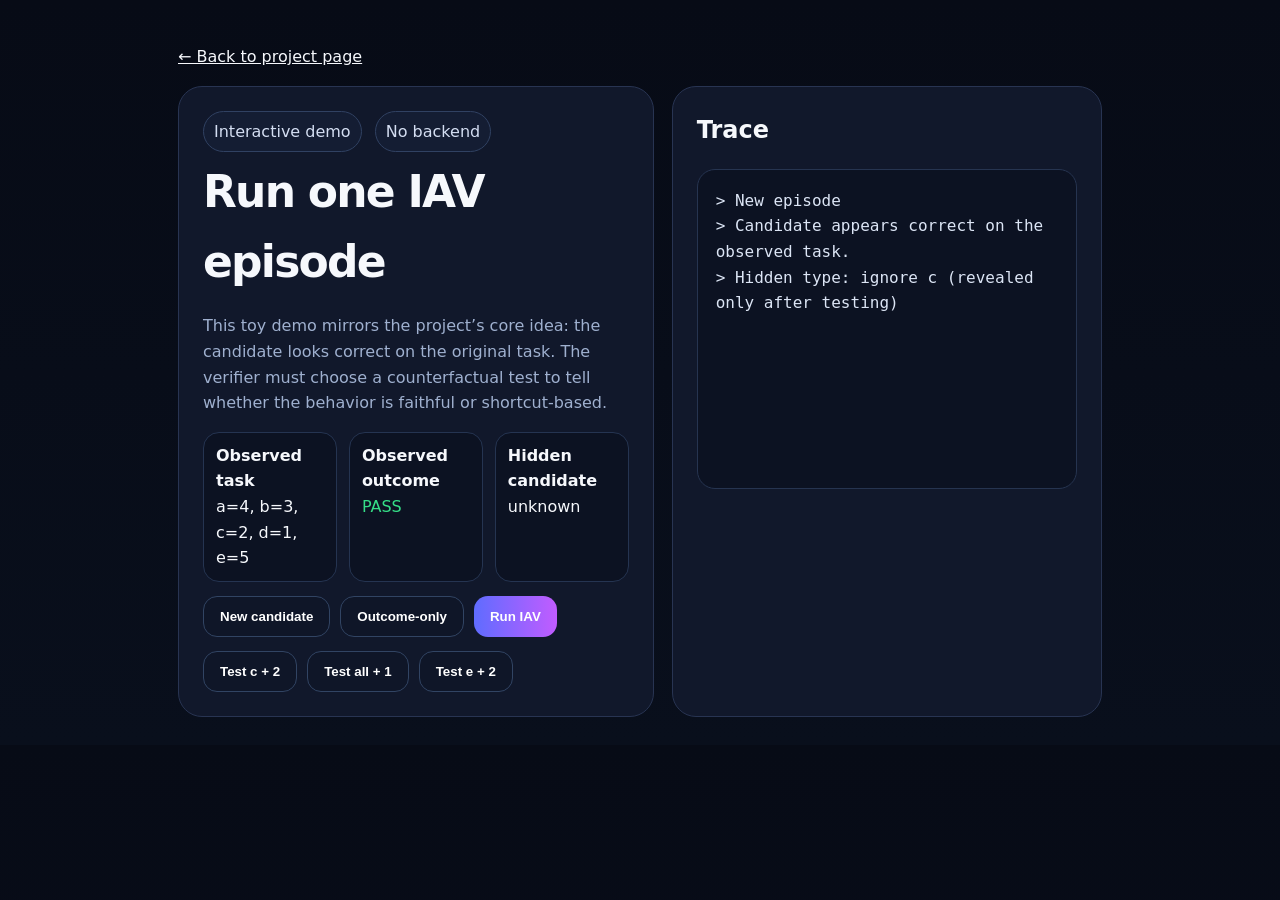
<file: demo.html>
<!doctype html>
<html lang="en">
<head>
<meta charset="utf-8">
<meta name="viewport" content="width=device-width, initial-scale=1">
<title>IAV Interactive Demo</title>
<link rel="icon" href="assets/favicon.svg" type="image/svg+xml">
<style>
:root{--bg:#070b16;--panel:#11182b;--line:#283452;--text:#f6f8fc;--muted:#9fb0cf;--violet:#b57cff;--cyan:#56d8ff;--green:#35de87;--orange:#ff9a63}
*{box-sizing:border-box}body{margin:0;background:linear-gradient(180deg,#070b16,#090f1c);color:var(--text);font:16px/1.6 Inter,system-ui,Arial,sans-serif}
.wrap{max-width:980px;margin:auto;padding:28px}
a{color:inherit}
.card{background:var(--panel);border:1px solid var(--line);border-radius:24px;padding:24px}
.grid{display:grid;grid-template-columns:1.05fr .95fr;gap:18px}
h1{font-size:44px;letter-spacing:-.04em;margin:.1em 0}.muted{color:var(--muted)}
.badge{display:inline-block;padding:7px 10px;border-radius:999px;background:#141d33;border:1px solid #304162;color:#d4def2;margin-right:8px}
.btns{display:flex;gap:10px;flex-wrap:wrap;margin-top:14px}.btn{padding:12px 16px;border-radius:14px;border:1px solid #314463;background:#0f1628;color:#fff;font-weight:700;cursor:pointer}
.btn.primary{background:linear-gradient(90deg,#5f6cff,#c15cff);border:none}
.log{background:#0c1222;border:1px solid #263450;border-radius:18px;padding:18px;min-height:320px;font-family:ui-monospace,SFMono-Regular,Menlo,monospace;color:#dce5f5;white-space:pre-wrap}
.state{display:grid;grid-template-columns:repeat(3,1fr);gap:12px;margin-top:10px}
.pill{padding:10px 12px;border-radius:16px;background:#0c1222;border:1px solid #253451}
.ok{color:var(--green)}.bad{color:var(--orange)}.hl{color:var(--cyan)}
@media(max-width:860px){.grid{grid-template-columns:1fr}h1{font-size:34px}}
</style>
</head>
<body>
<div class="wrap">
  <p><a href="index.html">← Back to project page</a></p>
  <div class="grid">
    <div class="card">
      <div class="badge">Interactive demo</div>
      <div class="badge">No backend</div>
      <h1>Run one IAV episode</h1>
      <p class="muted">This toy demo mirrors the project’s core idea: the candidate looks correct on the original task. The verifier must choose a counterfactual test to tell whether the behavior is faithful or shortcut-based.</p>
      <div class="state">
        <div class="pill"><strong>Observed task</strong><br><span id="taskView">a=4, b=3, c=2, d=1, e=5</span></div>
        <div class="pill"><strong>Observed outcome</strong><br><span id="obsView" class="ok">PASS</span></div>
        <div class="pill"><strong>Hidden candidate</strong><br><span id="candHint">unknown</span></div>
      </div>
      <div class="btns">
        <button class="btn" onclick="newEpisode()">New candidate</button>
        <button class="btn" onclick="runOutcome()">Outcome-only</button>
        <button class="btn primary" onclick="runIAV()">Run IAV</button>
      </div>
      <div class="btns">
        <button class="btn" onclick="applyTest(0)">Test c + 2</button>
        <button class="btn" onclick="applyTest(1)">Test all + 1</button>
        <button class="btn" onclick="applyTest(2)">Test e + 2</button>
      </div>
    </div>
    <div class="card">
      <h2 style="margin-top:0">Trace</h2>
      <div id="log" class="log"></div>
    </div>
  </div>
</div>
<script>
const candidates = [
  {name:"faithful", type:"faithful"},
  {name:"memorize", type:"memorize"},
  {name:"ignore c", type:"ignore_c"},
  {name:"conditional shortcut", type:"conditional"}
];
let current = null;
const base = {a:4,b:3,c:2,d:1,e:5};
const tests = [
  {name:"c + 2", delta:{a:0,b:0,c:2,d:0,e:0}},
  {name:"all + 1", delta:{a:1,b:1,c:1,d:1,e:1}},
  {name:"e + 2", delta:{a:0,b:0,c:0,d:0,e:2}}
];
function target(v){ return 2*(((v.a+v.b)*v.c-v.d)+v.e); }
function runCandidate(cand, state, observedOnly=false){
  const obs = target(base);
  if(cand.type==="faithful") return target(state);
  if(cand.type==="memorize") return obs;
  if(cand.type==="ignore_c"){ let s={...state,c:base.c}; return target(s); }
  if(cand.type==="conditional"){
    if(state.c >= base.c + 2 && state.e !== base.e){ let s={...state,e:base.e}; return target(s); }
    return target(state);
  }
  return target(state);
}
function fmtState(s){ return `a=${s.a}, b=${s.b}, c=${s.c}, d=${s.d}, e=${s.e}`; }
function addLog(msg){ const box=document.getElementById("log"); box.textContent += msg + "\n"; box.scrollTop = box.scrollHeight; }
function clearLog(){ document.getElementById("log").textContent = ""; }
function newEpisode(){
  current = candidates[Math.floor(Math.random()*candidates.length)];
  document.getElementById("candHint").textContent = "unknown";
  document.getElementById("taskView").textContent = fmtState(base);
  document.getElementById("obsView").textContent = "PASS";
  clearLog();
  addLog("> New episode");
  addLog("> Candidate appears correct on the observed task.");
  addLog("> Hidden type: " + current.name + " (revealed only after testing)");
}
function runOutcome(){
  addLog("\nOutcome-only verifier:");
  addLog("  Observed task = PASS");
  addLog("  Decision = ACCEPT");
  addLog("  Limitation: this cannot distinguish faithful behavior from a shortcut that happens to succeed here.");
}
function applyDelta(st, delta){
  return {a:st.a+delta.a,b:st.b+delta.b,c:st.c+delta.c,d:st.d+delta.d,e:st.e+delta.e};
}
function applyTest(idx){
  const t = tests[idx];
  const s = applyDelta(base, t.delta);
  const pred = runCandidate(current, s);
  const gold = target(s);
  const pass = pred === gold;
  addLog(`\nManual test: ${t.name}`);
  addLog(`  Counterfactual task = ${fmtState(s)}`);
  addLog(`  Candidate = ${pred}, gold = ${gold}`);
  addLog(`  Result = ${pass ? "PASS" : "FAIL"}`);
}
function runIAV(){
  addLog("\nIAV verifier:");
  addLog("  1) Hypothesize: faithful vs memorize vs ignored-variable vs conditional shortcut");
  // simple adaptive policy
  const first = tests[1]; // all + 1
  const s1 = applyDelta(base, first.delta);
  let pred = runCandidate(current, s1), gold = target(s1), pass = pred===gold;
  addLog(`  2) Test '${first.name}' → ${pass ? "PASS" : "FAIL"}`);
  if(!pass){
    document.getElementById("candHint").innerHTML = '<span class="bad">'+current.name+'</span>';
    addLog("  3) Falsified quickly. Decision = REJECT");
    return;
  }
  const second = tests[0]; // c + 2
  const s2 = applyDelta(base, second.delta);
  pred = runCandidate(current, s2); gold = target(s2); pass = pred===gold;
  addLog(`  3) Test '${second.name}' → ${pass ? "PASS" : "FAIL"}`);
  if(!pass){
    document.getElementById("candHint").innerHTML = '<span class="bad">'+current.name+'</span>';
    addLog("  4) Shortcut exposed under a discriminative intervention. Decision = REJECT");
    return;
  }
  document.getElementById("candHint").innerHTML = '<span class="ok">'+current.name+'</span>';
  addLog("  4) Candidate survived the available tests. Decision = ACCEPT");
  addLog("  5) Reward is now more informative than outcome-only acceptance.");
}
newEpisode();
</script>
</body>
</html>
</file>
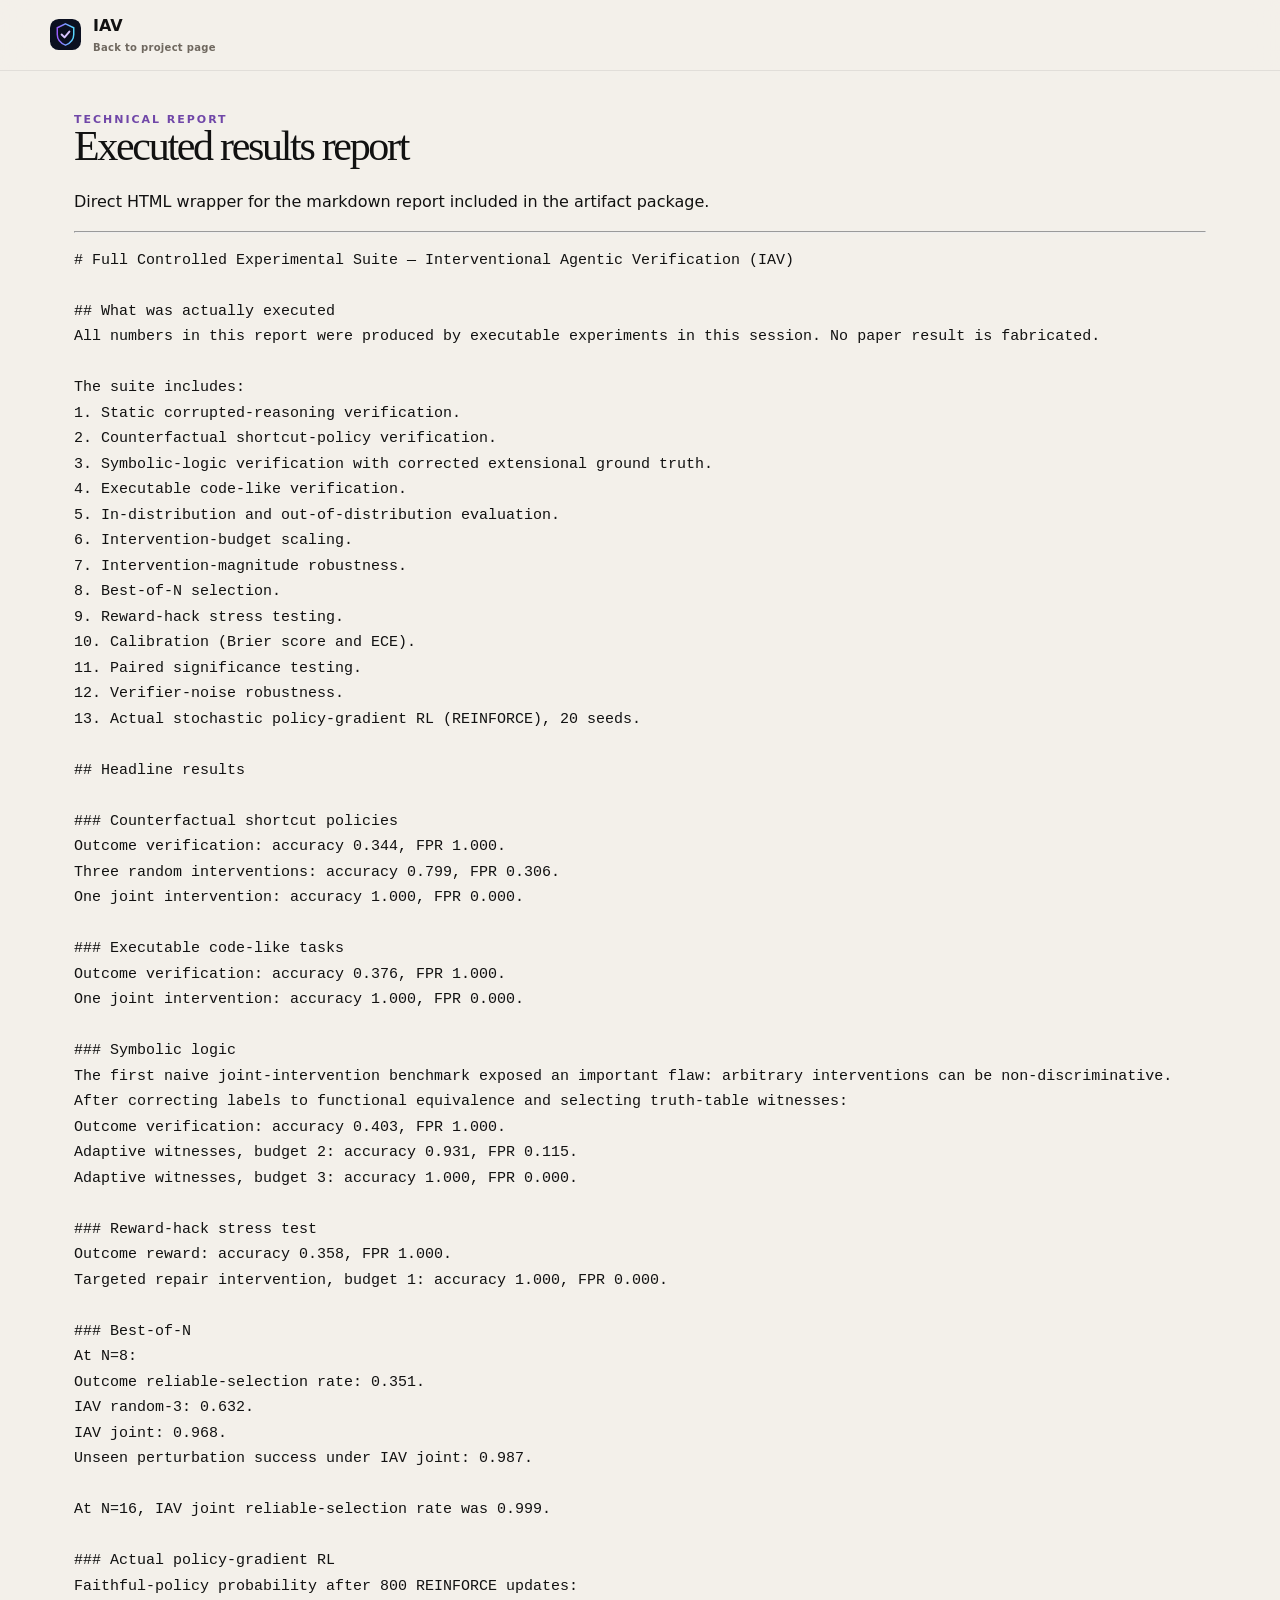
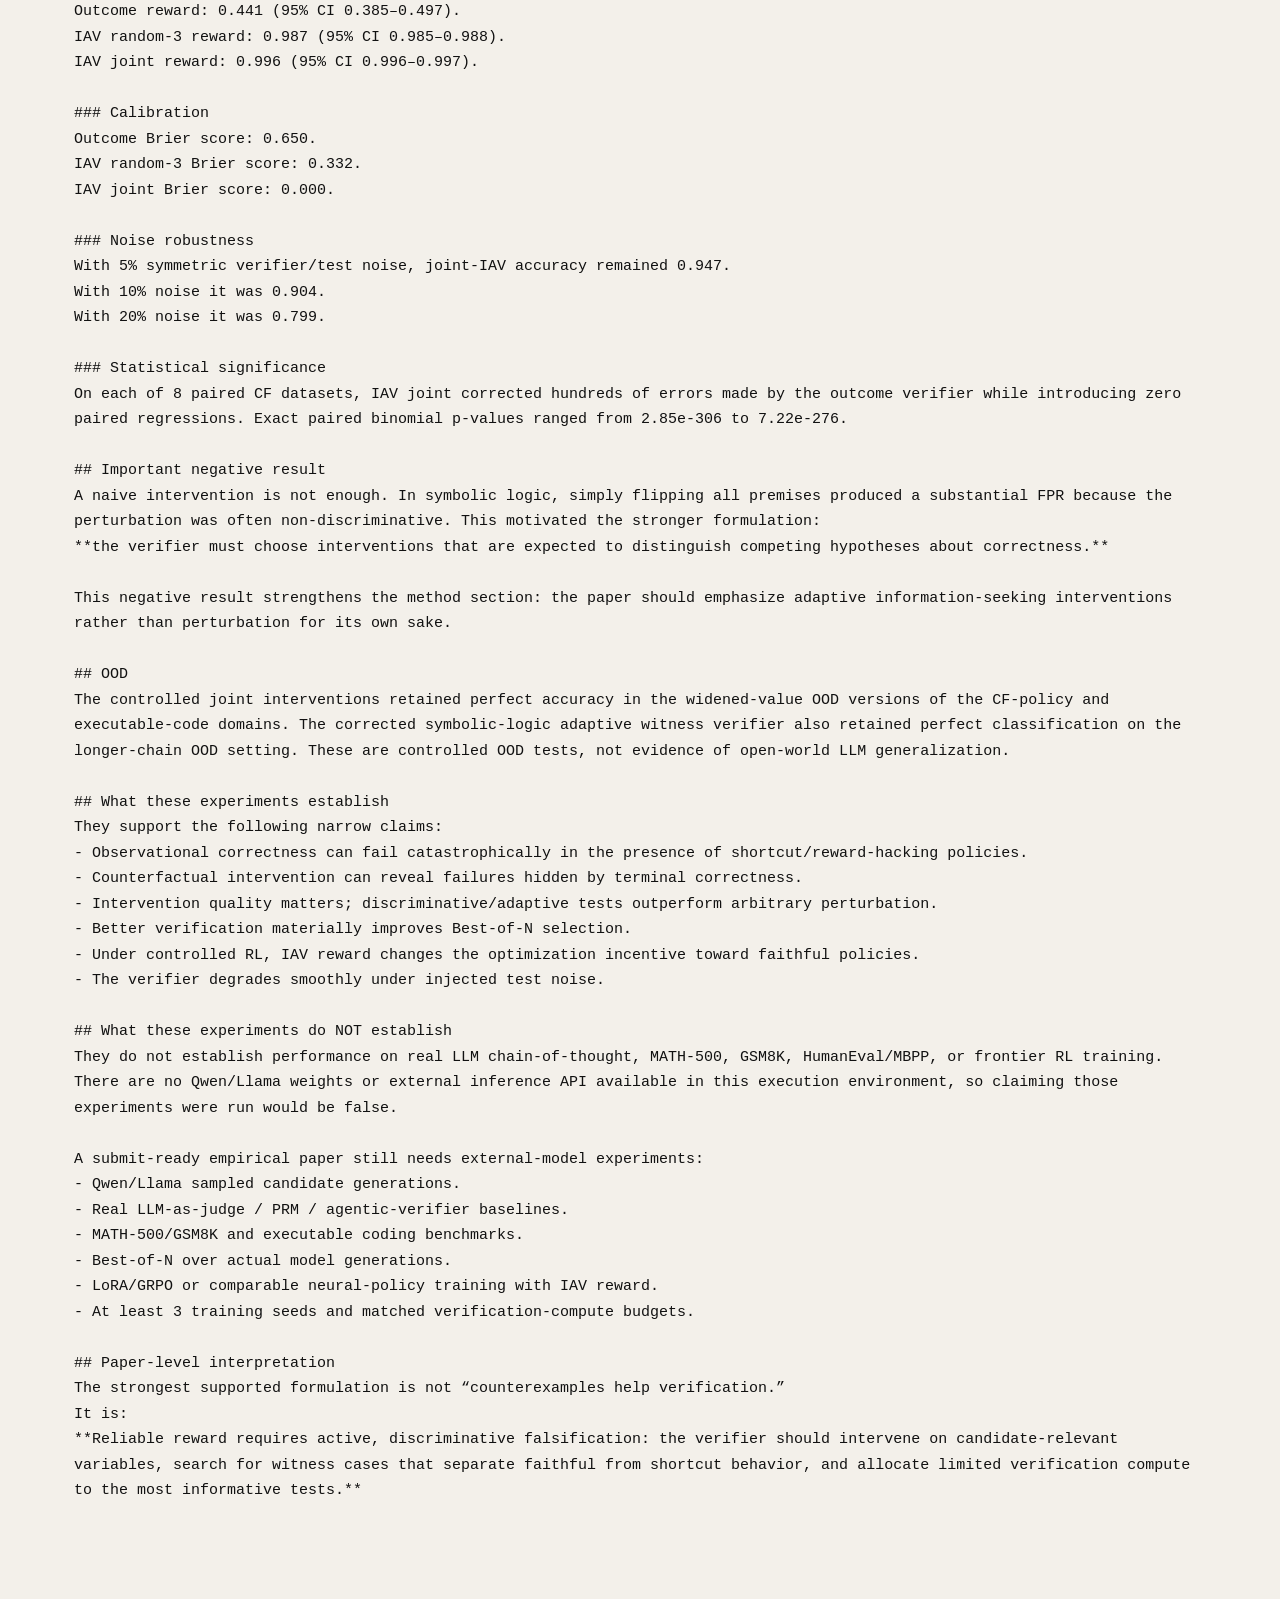
<file: technical-report.html>
<!doctype html>
<html lang="en"><head>
<meta charset="utf-8"><meta name="viewport" content="width=device-width, initial-scale=1">
<title>IAV Technical Report</title>
<link rel="icon" href="assets/favicon.svg" type="image/svg+xml">
<link rel="stylesheet" href="styles.css">
<style>pre{white-space:pre-wrap;font:15px/1.7 ui-monospace,SFMono-Regular,Menlo,monospace}</style>
</head>
<body>
<nav><div class="wrap nav"><a class="brand" href="index.html"><span class="brand-mark"><img src="assets/favicon.svg" alt=""></span><span>IAV <small>Back to project page</small></span></a></div></nav>
<main class="wrap" style="padding:40px 24px 80px">
  <div class="card">
    <div class="eyebrow">Technical Report</div>
    <h1 class="display" style="font-size:42px">Executed results report</h1>
    <p class="small">Direct HTML wrapper for the markdown report included in the artifact package.</p>
    <hr class="sep">
    <pre># Full Controlled Experimental Suite — Interventional Agentic Verification (IAV)

## What was actually executed
All numbers in this report were produced by executable experiments in this session. No paper result is fabricated.

The suite includes:
1. Static corrupted-reasoning verification.
2. Counterfactual shortcut-policy verification.
3. Symbolic-logic verification with corrected extensional ground truth.
4. Executable code-like verification.
5. In-distribution and out-of-distribution evaluation.
6. Intervention-budget scaling.
7. Intervention-magnitude robustness.
8. Best-of-N selection.
9. Reward-hack stress testing.
10. Calibration (Brier score and ECE).
11. Paired significance testing.
12. Verifier-noise robustness.
13. Actual stochastic policy-gradient RL (REINFORCE), 20 seeds.

## Headline results

### Counterfactual shortcut policies
Outcome verification: accuracy 0.344, FPR 1.000.
Three random interventions: accuracy 0.799, FPR 0.306.
One joint intervention: accuracy 1.000, FPR 0.000.

### Executable code-like tasks
Outcome verification: accuracy 0.376, FPR 1.000.
One joint intervention: accuracy 1.000, FPR 0.000.

### Symbolic logic
The first naive joint-intervention benchmark exposed an important flaw: arbitrary interventions can be non-discriminative.
After correcting labels to functional equivalence and selecting truth-table witnesses:
Outcome verification: accuracy 0.403, FPR 1.000.
Adaptive witnesses, budget 2: accuracy 0.931, FPR 0.115.
Adaptive witnesses, budget 3: accuracy 1.000, FPR 0.000.

### Reward-hack stress test
Outcome reward: accuracy 0.358, FPR 1.000.
Targeted repair intervention, budget 1: accuracy 1.000, FPR 0.000.

### Best-of-N
At N=8:
Outcome reliable-selection rate: 0.351.
IAV random-3: 0.632.
IAV joint: 0.968.
Unseen perturbation success under IAV joint: 0.987.

At N=16, IAV joint reliable-selection rate was 0.999.

### Actual policy-gradient RL
Faithful-policy probability after 800 REINFORCE updates:
Outcome reward: 0.441 (95% CI 0.385–0.497).
IAV random-3 reward: 0.987 (95% CI 0.985–0.988).
IAV joint reward: 0.996 (95% CI 0.996–0.997).

### Calibration
Outcome Brier score: 0.650.
IAV random-3 Brier score: 0.332.
IAV joint Brier score: 0.000.

### Noise robustness
With 5% symmetric verifier/test noise, joint-IAV accuracy remained 0.947.
With 10% noise it was 0.904.
With 20% noise it was 0.799.

### Statistical significance
On each of 8 paired CF datasets, IAV joint corrected hundreds of errors made by the outcome verifier while introducing zero paired regressions. Exact paired binomial p-values ranged from 2.85e-306 to 7.22e-276.

## Important negative result
A naive intervention is not enough. In symbolic logic, simply flipping all premises produced a substantial FPR because the perturbation was often non-discriminative. This motivated the stronger formulation:
**the verifier must choose interventions that are expected to distinguish competing hypotheses about correctness.**

This negative result strengthens the method section: the paper should emphasize adaptive information-seeking interventions rather than perturbation for its own sake.

## OOD
The controlled joint interventions retained perfect accuracy in the widened-value OOD versions of the CF-policy and executable-code domains. The corrected symbolic-logic adaptive witness verifier also retained perfect classification on the longer-chain OOD setting. These are controlled OOD tests, not evidence of open-world LLM generalization.

## What these experiments establish
They support the following narrow claims:
- Observational correctness can fail catastrophically in the presence of shortcut/reward-hacking policies.
- Counterfactual intervention can reveal failures hidden by terminal correctness.
- Intervention quality matters; discriminative/adaptive tests outperform arbitrary perturbation.
- Better verification materially improves Best-of-N selection.
- Under controlled RL, IAV reward changes the optimization incentive toward faithful policies.
- The verifier degrades smoothly under injected test noise.

## What these experiments do NOT establish
They do not establish performance on real LLM chain-of-thought, MATH-500, GSM8K, HumanEval/MBPP, or frontier RL training.
There are no Qwen/Llama weights or external inference API available in this execution environment, so claiming those experiments were run would be false.

A submit-ready empirical paper still needs external-model experiments:
- Qwen/Llama sampled candidate generations.
- Real LLM-as-judge / PRM / agentic-verifier baselines.
- MATH-500/GSM8K and executable coding benchmarks.
- Best-of-N over actual model generations.
- LoRA/GRPO or comparable neural-policy training with IAV reward.
- At least 3 training seeds and matched verification-compute budgets.

## Paper-level interpretation
The strongest supported formulation is not “counterexamples help verification.”
It is:
**Reliable reward requires active, discriminative falsification: the verifier should intervene on candidate-relevant variables, search for witness cases that separate faithful from shortcut behavior, and allocate limited verification compute to the most informative tests.**
</pre>
  </div>
</main>
</body></html>
</file>
<file: styles.css>
:root{
  --bg:#f3f0ea;
  --ink:#111111;
  --paper:#fbfaf7;
  --soft:#e7e1d8;
  --line:#cfc7bb;
  --muted:#6f685f;
  --accent:#7047a8;
  --accent2:#8e6ab7;
  --dark:#151515;
  --success:#206f52;
  --warn:#9c4d31;
  --serif:Georgia,'Times New Roman',serif;
  --sans:Inter,ui-sans-serif,system-ui,-apple-system,BlinkMacSystemFont,'Segoe UI',sans-serif;
  --mono:ui-monospace,SFMono-Regular,Menlo,Consolas,monospace;
}
*{box-sizing:border-box}
html{scroll-behavior:smooth}
body{margin:0;background:var(--bg);color:var(--ink);font-family:var(--sans);line-height:1.55;-webkit-font-smoothing:antialiased}
a{color:inherit;text-decoration:none}
img{max-width:100%;display:block}
.wrap{width:min(1180px,calc(100% - 40px));margin:0 auto}
.mono{font-family:var(--mono)}
.eyebrow{font-size:11px;letter-spacing:.18em;text-transform:uppercase;font-weight:800;color:var(--accent)}
.rule{border-top:1px solid var(--line)}
nav{position:sticky;top:0;z-index:50;background:rgba(243,240,234,.94);backdrop-filter:blur(14px);border-bottom:1px solid rgba(17,17,17,.08)}
.nav{height:70px;display:flex;align-items:center;justify-content:space-between;gap:22px}
.brand{display:flex;align-items:center;gap:12px;font-weight:800}
.brand img{width:31px;height:31px}
.brand small{display:block;font-size:10px;color:var(--muted);font-weight:600;margin-top:1px;letter-spacing:.03em}
.links{display:flex;gap:22px;font-size:13px;font-weight:650}
.links a{opacity:.74}.links a:hover{opacity:1}
.nav-cta{display:flex;gap:8px}.nav-cta a{border:1px solid var(--ink);padding:9px 12px;font-size:12px;font-weight:800}
.nav-cta .dark{background:var(--ink);color:#fff}
main section{padding:68px 0}
.hero{padding:46px 0 60px}
.hero-topline{display:flex;justify-content:space-between;align-items:center;gap:20px;font-size:12px;color:var(--muted);margin-bottom:32px}
.hero-grid{display:grid;grid-template-columns:1.05fr .95fr;gap:42px;align-items:start}
h1{font-family:var(--serif);font-size:clamp(58px,8vw,112px);line-height:.86;letter-spacing:-.055em;font-weight:500;margin:0 0 26px}
h1 em{font-style:italic;color:var(--accent)}
h2{font-family:var(--serif);font-size:clamp(36px,5vw,64px);line-height:.98;letter-spacing:-.035em;font-weight:500;margin:0 0 18px}
h3{font-size:18px;line-height:1.2;margin:0 0 10px}
.deck{font-family:var(--serif);font-size:24px;line-height:1.3;max-width:760px;margin:0 0 20px}
.lead{font-size:17px;max-width:720px;color:#3d3934}
.tags{display:flex;gap:8px;flex-wrap:wrap;margin-top:22px}.tag{font-size:11px;letter-spacing:.05em;text-transform:uppercase;border:1px solid var(--line);padding:7px 9px;background:rgba(255,255,255,.32)}
.actions{display:flex;gap:10px;flex-wrap:wrap;margin-top:26px}.btn{padding:12px 15px;border:1px solid var(--ink);font-size:12px;font-weight:800;background:transparent}.btn.primary{background:var(--ink);color:#fff}.btn.soft{border-color:var(--line);background:rgba(255,255,255,.45)}
.hero-visual{background:var(--dark);padding:12px}.hero-visual img{width:100%;aspect-ratio:4/5;object-fit:cover;object-position:center top;filter:saturate(.72) contrast(.98)}
.caption{font-size:11px;color:var(--muted);margin-top:8px}
.fact-row{display:grid;grid-template-columns:repeat(4,1fr);border-top:1px solid var(--ink);border-bottom:1px solid var(--ink);margin-top:44px}.fact{padding:17px 14px;border-right:1px solid var(--line)}.fact:last-child{border-right:0}.fact strong{font-family:var(--serif);font-size:30px;font-weight:500;display:block}.fact span{font-size:11px;color:var(--muted);text-transform:uppercase;letter-spacing:.07em}
.claim{display:grid;grid-template-columns:.35fr 1.65fr;gap:28px;align-items:start}.claim p{font-family:var(--serif);font-size:30px;line-height:1.25;margin:0}
.grid2{display:grid;grid-template-columns:1fr 1fr;gap:18px}.grid3{display:grid;grid-template-columns:repeat(3,1fr);gap:18px}.grid4{display:grid;grid-template-columns:repeat(4,1fr);gap:14px}
.paper-card{background:var(--paper);border:1px solid var(--line);padding:22px}.paper-card p,.paper-card li{color:#504a43}.paper-card ul{padding-left:18px;margin-bottom:0}.paper-card strong{color:var(--ink)}
.section-head{display:grid;grid-template-columns:.6fr 1.4fr;gap:26px;margin-bottom:28px;align-items:end}.section-head p{margin:0;color:var(--muted);max-width:690px}
.demo-frame{background:#111;padding:12px}.demo-frame img{width:100%;border:1px solid #292929}.demo-meta{display:flex;justify-content:space-between;gap:20px;margin-top:10px;font-size:12px;color:var(--muted)}
.metric-row{display:grid;grid-template-columns:repeat(4,1fr);gap:0;border:1px solid var(--ink)}.metric{padding:22px;background:var(--paper);border-right:1px solid var(--ink)}.metric:last-child{border-right:0}.metric .n{font-family:var(--serif);font-size:38px;font-weight:500}.metric .l{font-size:12px;color:var(--muted);margin-top:5px}.metric .good{color:var(--success)}
.figure-grid{display:grid;grid-template-columns:1fr 1fr;gap:18px}.figure{background:var(--paper);border:1px solid var(--line);padding:12px}.figure img{background:white}.figure figcaption{font-size:12px;color:var(--muted);margin-top:10px}.figure b{color:var(--ink)}
.arch{background:var(--dark);padding:14px}.arch img{width:100%}
.number-list{counter-reset:item;display:grid;gap:0;border-top:1px solid var(--ink)}.number-list .item{display:grid;grid-template-columns:56px 1fr;gap:18px;padding:17px 0;border-bottom:1px solid var(--line)}.number-list .item:before{counter-increment:item;content:counter(item,decimal-leading-zero);font-family:var(--mono);font-size:12px;color:var(--accent)}.item p{margin:3px 0 0;color:var(--muted)}
.task-grid{display:grid;grid-template-columns:repeat(3,1fr);gap:14px}.task{background:var(--paper);border:1px solid var(--line);padding:10px}
.table-wrap{overflow:auto;background:var(--paper);border:1px solid var(--line)}table{width:100%;border-collapse:collapse;font-size:12px}th,td{padding:13px 14px;border-bottom:1px solid var(--soft);text-align:left}th{font-size:10px;letter-spacing:.08em;text-transform:uppercase}tr.hi td{background:#eee8f5}
.negative{border-left:4px solid var(--warn);padding-left:20px}.negative strong{color:var(--warn)}
.timeline{display:grid;grid-template-columns:repeat(5,1fr);gap:0;border:1px solid var(--line);background:var(--paper)}.time{padding:16px;border-right:1px solid var(--line)}.time:last-child{border-right:0}.time b{display:block;margin-bottom:5px}.time span{font-size:12px;color:var(--muted)}
.resource-grid{display:grid;grid-template-columns:repeat(3,1fr);gap:12px}.resource{background:var(--paper);border:1px solid var(--line);padding:18px;min-height:130px;display:flex;flex-direction:column;justify-content:space-between}.resource span{font-size:12px;color:var(--muted)}.resource:hover{border-color:var(--accent)}
.codebox{background:#111;color:#f7f7f7;padding:16px;font-family:var(--mono);font-size:12px;overflow:auto}
.note{font-size:12px;color:var(--muted)}
.light-callout{background:#ebe5dc;border:1px solid var(--line);padding:20px}
footer{padding:46px 0 70px;border-top:1px solid var(--ink);font-size:12px;color:var(--muted)}
.sticky{position:fixed;right:18px;bottom:18px;z-index:45;background:var(--ink);color:#fff;display:flex;gap:2px;border:1px solid #000;box-shadow:0 12px 36px rgba(0,0,0,.18)}.sticky a{padding:10px 12px;font-size:11px;font-weight:800;border-right:1px solid #444}.sticky a:last-child{border-right:0}
@media(max-width:980px){.hero-grid,.claim,.section-head,.grid2,.figure-grid{grid-template-columns:1fr}.grid3,.task-grid,.resource-grid{grid-template-columns:1fr}.grid4,.metric-row,.fact-row{grid-template-columns:repeat(2,1fr)}.links{display:none}.hero-visual{order:-1}.timeline{grid-template-columns:1fr}.time{border-right:0;border-bottom:1px solid var(--line)}}
@media(max-width:640px){.wrap{width:min(100% - 24px,1180px)}.grid4,.metric-row,.fact-row{grid-template-columns:1fr}.nav-cta .soft{display:none}h1{font-size:56px}.sticky{left:12px;right:12px;justify-content:center}.fact,.metric{border-right:0;border-bottom:1px solid var(--line)}}
</file>
